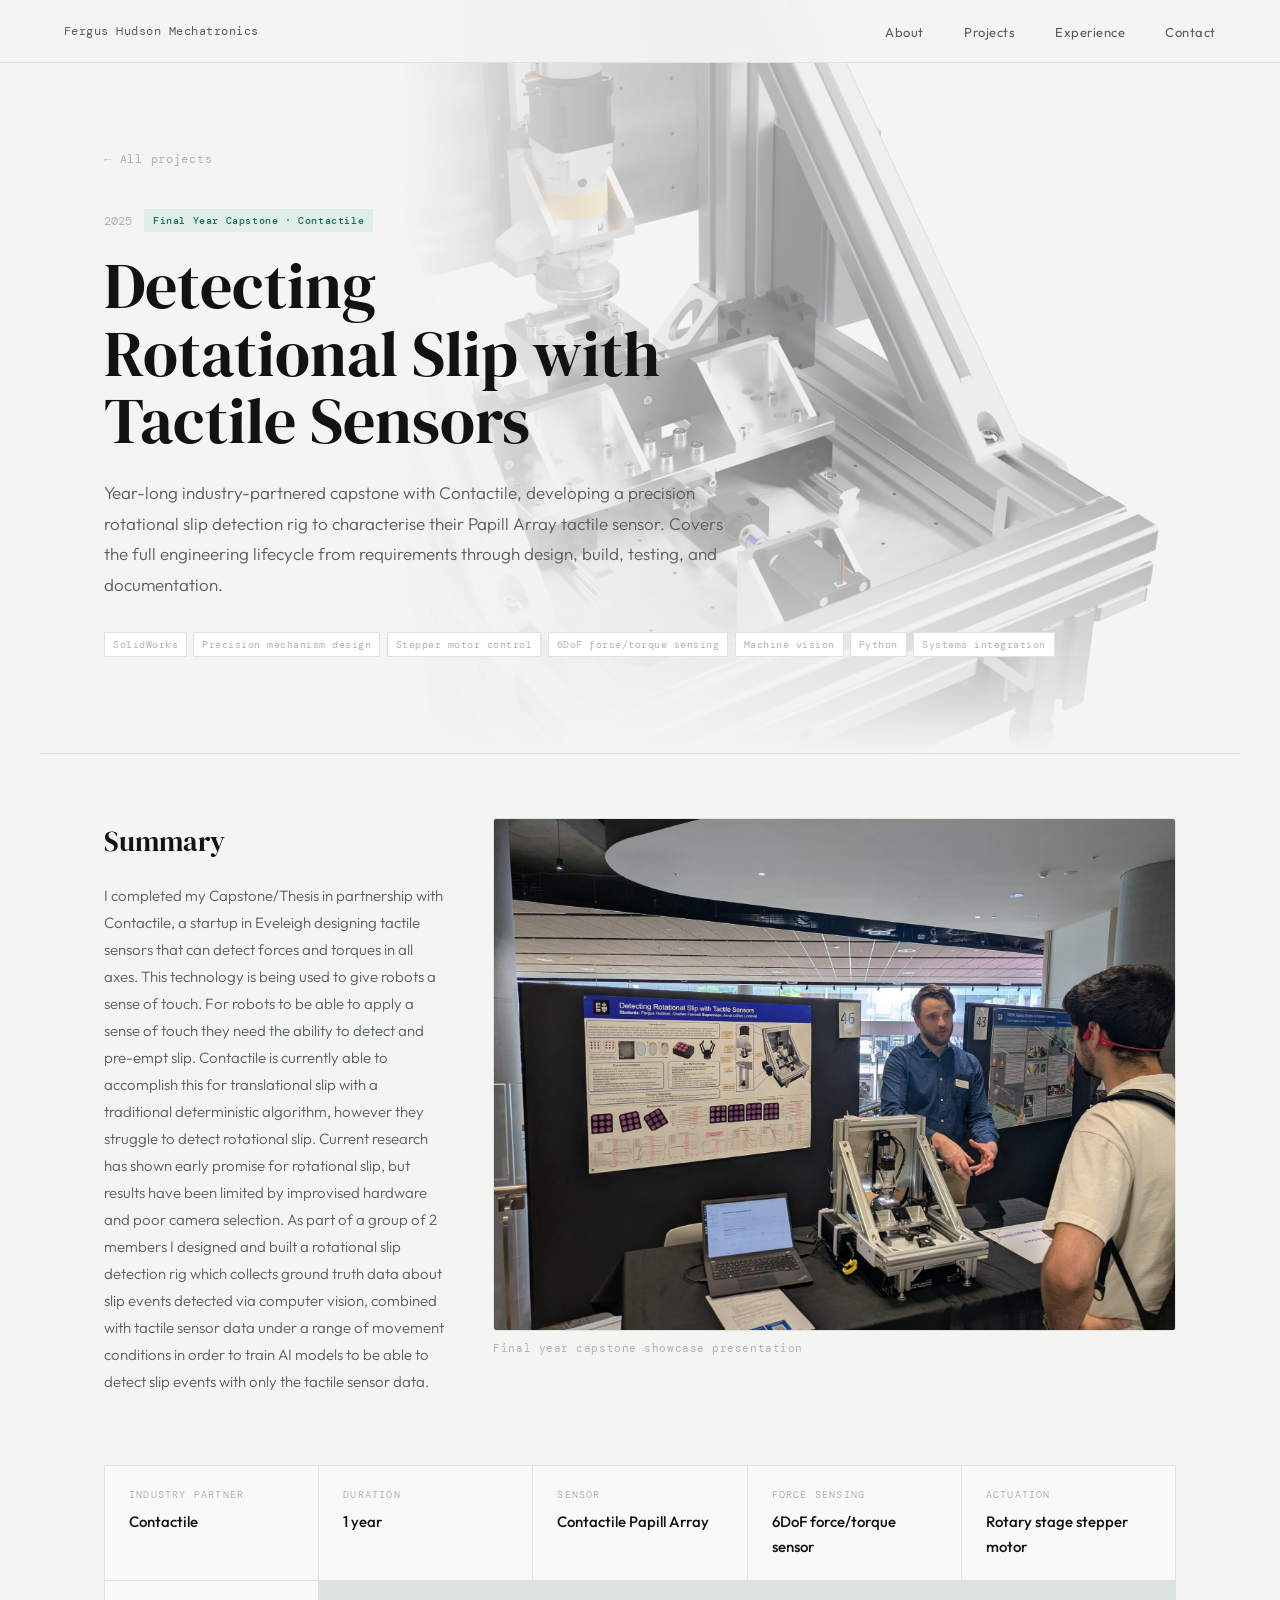
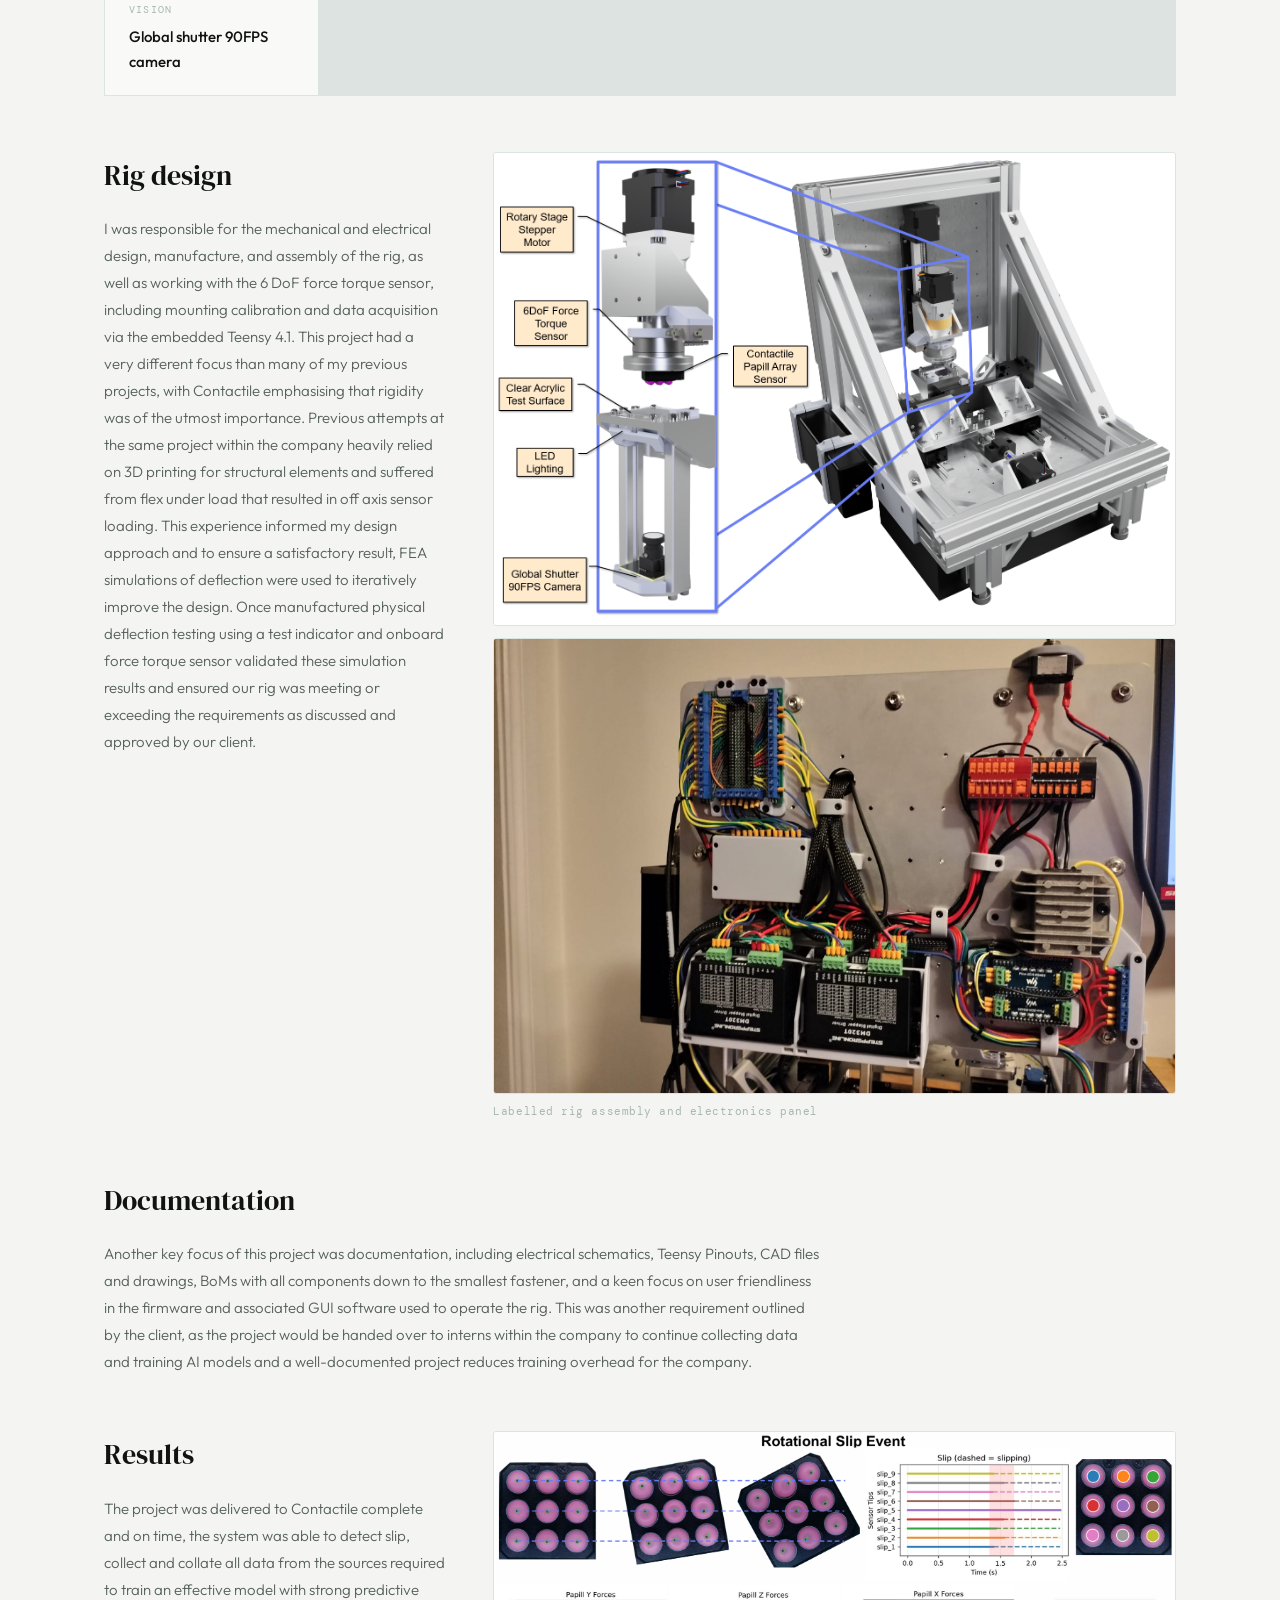
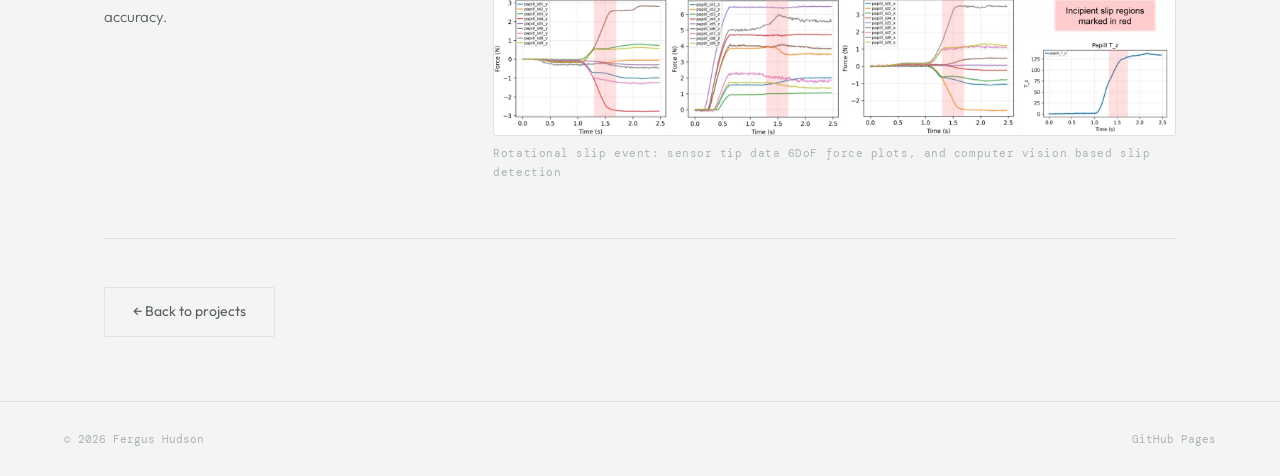
<file: project-capstone.html>
<!DOCTYPE html>
<html lang="en">
<head>
<meta charset="UTF-8">
<meta name="viewport" content="width=device-width, initial-scale=1.0">
<title>Capstone: Detecting Rotational Slip Fergus Hudson</title>
<link rel="icon" href="favicon.ico" type="image/x-icon">
<link rel="preconnect" href="https://fonts.googleapis.com">
<link rel="preconnect" href="https://fonts.gstatic.com" crossorigin>
<link href="https://fonts.googleapis.com/css2?family=DM+Serif+Display:ital@0;1&family=DM+Mono:wght@400;500&family=Outfit:wght@300;400;500&display=swap" rel="stylesheet">
<link rel="stylesheet" href="style.css">
<style>
  .project-hero {
    position: relative;
    overflow: hidden;
  }

  .project-hero-bg {
    position: absolute;
    inset: 0;
    background-image: url('heroshotrenderwithnolabels.png');
    background-size: cover;
    background-position: right center;
    z-index: 0;
  }

  .project-hero-bg::after {
    content: '';
    position: absolute;
    inset: 0;
    background: linear-gradient(
      to right,
      #f4f5f3 30%,
      rgba(244, 245, 243, 0.65) 50%,
      rgba(244, 245, 243, 0.05) 100%
    );
  }

  .project-hero-bg::before {
    content: '';
    position: absolute;
    inset: 0;
    background: linear-gradient(
      to bottom,
      transparent 60%,
      #f4f5f3 100%
    );
    z-index: 1;
  }

  .project-hero > *:not(.project-hero-bg) {
    position: relative;
    z-index: 2;
  }

  .project-hero-tags .project-tag {
    background: #ffffff;
    border-color: var(--border);
  }

  .content-row {
    display: grid;
    grid-template-columns: 1fr 2fr;
    gap: 3rem;
    align-items: start;
    margin-bottom: 3.5rem;
  }

  .content-row .project-section {
    margin-bottom: 0;
  }

  .row-media img {
    width: 100%;
    border-radius: 3px;
    border: 1px solid var(--border);
    display: block;
  }

  .stacked-imgs {
    display: flex;
    flex-direction: column;
    gap: 0.75rem;
  }

  .row-caption {
    font-family: var(--mono);
    font-size: 11px;
    color: var(--ink-faint);
    letter-spacing: 0.05em;
    margin-top: 0.5rem;
  }

  @media (max-width: 760px) {
    .content-row {
      grid-template-columns: 1fr;
      gap: 1.5rem;
    }
    .project-hero-bg::after {
      background: linear-gradient(
        to bottom,
        rgba(244, 245, 243, 0.3) 0%,
        #f4f5f3 70%
      );
    }
  }
</style>
</head>
<body>

<nav>
  <a href="index.html" class="nav-logo">Fergus Hudson Mechatronics</a>
  <ul class="nav-links">
    <li><a href="index.html#about">About</a></li>
    <li><a href="index.html#projects">Projects</a></li>
    <li><a href="index.html#experience">Experience</a></li>
    <li><a href="index.html#contact">Contact</a></li>
  </ul>
</nav>

<div class="project-hero">
  <div class="project-hero-bg"></div>
  <a href="index.html#projects" class="back-link">← All projects</a>
  <div class="project-hero-meta">
    <span class="project-hero-year">2025</span>
    <span class="project-hero-tag">Final Year Capstone · Contactile</span>
  </div>
  <h1>Detecting Rotational Slip with Tactile Sensors</h1>
  <p class="project-hero-summary">Year-long industry-partnered capstone with Contactile, developing a precision rotational slip detection rig to characterise their Papill Array tactile sensor. Covers the full engineering lifecycle from requirements through design, build, testing, and documentation.</p>
  <div class="project-hero-tags">
    <span class="project-tag">SolidWorks</span>
    <span class="project-tag">Precision mechanism design</span>
    <span class="project-tag">Stepper motor control</span>
    <span class="project-tag">6DoF force/torque sensing</span>
    <span class="project-tag">Machine vision</span>
    <span class="project-tag">Python</span>
    <span class="project-tag">Systems integration</span>
  </div>
</div>

<div class="project-body">

  <!-- Summary -->
  <div class="content-row reveal">
    <div class="project-section">
      <h2>Summary</h2>
      <p>I completed my Capstone/Thesis in partnership with Contactile, a startup in Eveleigh designing tactile sensors that can detect forces and torques in all axes. This technology is being used to give robots a sense of touch. For robots to be able to apply a sense of touch they need the ability to detect and pre-empt slip. Contactile is currently able to accomplish this for translational slip with a traditional deterministic algorithm, however they struggle to detect rotational slip. Current research has shown early promise for rotational slip, but results have been limited by improvised hardware and poor camera selection. As part of a group of 2 members I designed and built a rotational slip detection rig which collects ground truth data about slip events detected via computer vision, combined with tactile sensor data under a range of movement conditions in order to train AI models to be able to detect slip events with only the tactile sensor data.</p>
    </div>
    <div class="row-media">
      <img src="capstoneshowcase.jpeg" alt="Capstone project showcase presentation">
      <p class="row-caption">Final year capstone showcase presentation</p>
    </div>
  </div>

  <!-- Specs -->
  <div class="specs-grid reveal" style="margin-bottom: 3.5rem;">
    <div class="spec-item"><div class="spec-label">Industry partner</div><div class="spec-value">Contactile</div></div>
    <div class="spec-item"><div class="spec-label">Duration</div><div class="spec-value">1 year</div></div>
    <div class="spec-item"><div class="spec-label">Sensor</div><div class="spec-value">Contactile Papill Array</div></div>
    <div class="spec-item"><div class="spec-label">Force sensing</div><div class="spec-value">6DoF force/torque sensor</div></div>
    <div class="spec-item"><div class="spec-label">Actuation</div><div class="spec-value">Rotary stage stepper motor</div></div>
    <div class="spec-item"><div class="spec-label">Vision</div><div class="spec-value">Global shutter 90FPS camera</div></div>
  </div>

  <!-- Rig Design -->
  <div class="content-row reveal">
    <div class="project-section">
      <h2>Rig design</h2>
      <p>I was responsible for the mechanical and electrical design, manufacture, and assembly of the rig, as well as working with the 6 DoF force torque sensor, including mounting calibration and data acquisition via the embedded Teensy 4.1. This project had a very different focus than many of my previous projects, with Contactile emphasising that rigidity was of the utmost importance. Previous attempts at the same project within the company heavily relied on 3D printing for structural elements and suffered from flex under load that resulted in off axis sensor loading. This experience informed my design approach and to ensure a satisfactory result, FEA simulations of deflection were used to iteratively improve the design. Once manufactured physical deflection testing using a test indicator and onboard force torque sensor validated these simulation results and ensured our rig was meeting or exceeding the requirements as discussed and approved by our client.</p>
    </div>
    <div class="row-media">
      <div class="stacked-imgs">
        <img src="renderdiagramcapstone.png" alt="Labelled CAD render of the rotational slip detection rig">
        <img src="wiringcapstone.jpeg" alt="Electronics and wiring panel">
      </div>
      <p class="row-caption">Labelled rig assembly and electronics panel</p>
    </div>
  </div>

  <!-- Documentation -->
  <div class="project-section reveal">
    <h2>Documentation</h2>
    <p>Another key focus of this project was documentation, including electrical schematics, Teensy Pinouts, CAD files and drawings, BoMs with all components down to the smallest fastener, and a keen focus on user friendliness in the firmware and associated GUI software used to operate the rig. This was another requirement outlined by the client, as the project would be handed over to interns within the company to continue collecting data and training AI models and a well-documented project reduces training overhead for the company. </p>
  </div>

  <!-- Results -->
  <div class="content-row reveal">
    <div class="project-section">
      <h2>Results</h2>
      <p>The project was delivered to Contactile complete and on time, the system was able to detect slip, collect and collate all data from the sources required to train an effective model with strong predictive accuracy.</p>
    </div>
    <div class="row-media">
      <img src="capstoneSlipResults.png" alt="Rotational slip event sensor data and force plots">
      <p class="row-caption">Rotational slip event: sensor tip data 6DoF force plots, and computer vision based slip detection</p>
    </div>
  </div>

  <hr class="divider">
  <a href="index.html#projects" class="btn-secondary">← Back to projects</a>

</div>

<footer>
  <p>© 2026 Fergus Hudson</p>
  <p>GitHub Pages</p>
</footer>

<script>
  const reveals = document.querySelectorAll('.reveal');
  const observer = new IntersectionObserver((entries) => {
    entries.forEach(entry => {
      if (entry.isIntersecting) { entry.target.classList.add('visible'); observer.unobserve(entry.target); }
    });
  }, { threshold: 0.08 });
  reveals.forEach(el => observer.observe(el));
</script>
</body>
</html>
</file>
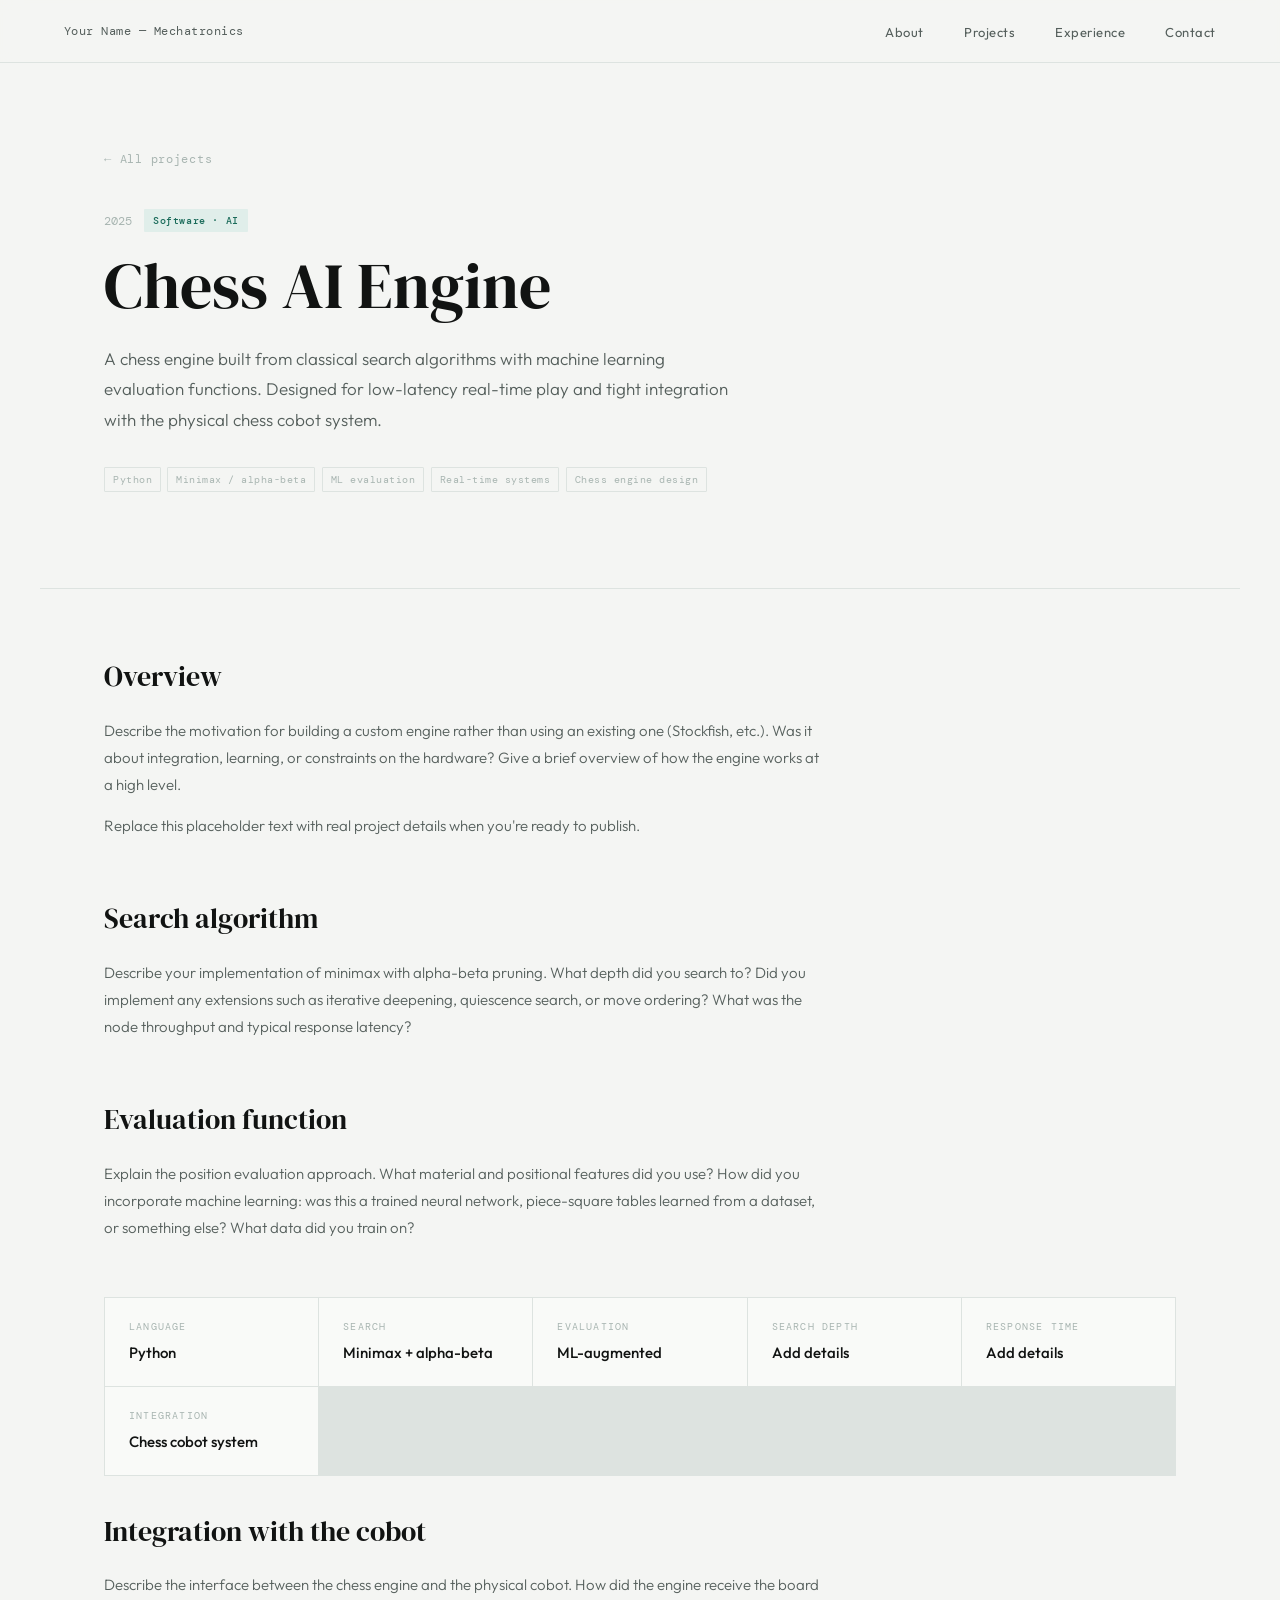
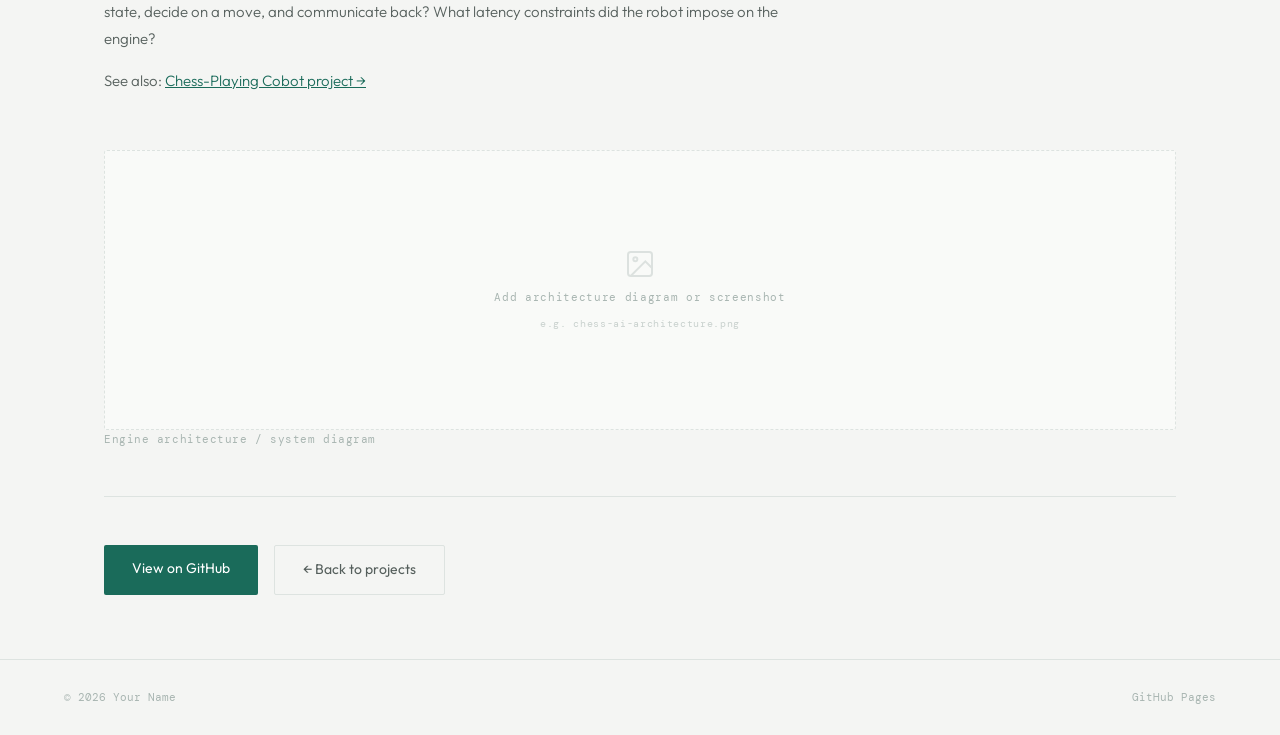
<file: project-chess-ai.html>
<!DOCTYPE html>
<html lang="en">
<head>
<meta charset="UTF-8">
<meta name="viewport" content="width=device-width, initial-scale=1.0">
<title>Chess AI Engine — Your Name</title>
<link rel="preconnect" href="https://fonts.googleapis.com">
<link rel="preconnect" href="https://fonts.gstatic.com" crossorigin>
<link href="https://fonts.googleapis.com/css2?family=DM+Serif+Display:ital@0;1&family=DM+Mono:wght@400;500&family=Outfit:wght@300;400;500&display=swap" rel="stylesheet">
<link rel="stylesheet" href="style.css">
</head>
<body>

<nav>
  <a href="index.html" class="nav-logo">Your Name — Mechatronics</a>
  <ul class="nav-links">
    <li><a href="index.html#about">About</a></li>
    <li><a href="index.html#projects">Projects</a></li>
    <li><a href="index.html#experience">Experience</a></li>
    <li><a href="index.html#contact">Contact</a></li>
  </ul>
</nav>

<div class="project-hero">
  <a href="index.html#projects" class="back-link">← All projects</a>
  <div class="project-hero-meta">
    <span class="project-hero-year">2025</span>
    <span class="project-hero-tag">Software · AI</span>
  </div>
  <h1>Chess AI Engine</h1>
  <p class="project-hero-summary">A chess engine built from classical search algorithms with machine learning evaluation functions. Designed for low-latency real-time play and tight integration with the physical chess cobot system.</p>
  <div class="project-hero-tags">
    <span class="project-tag">Python</span>
    <span class="project-tag">Minimax / alpha-beta</span>
    <span class="project-tag">ML evaluation</span>
    <span class="project-tag">Real-time systems</span>
    <span class="project-tag">Chess engine design</span>
  </div>
</div>

<div class="project-body">

  <div class="project-section reveal">
    <h2>Overview</h2>
    <p>Describe the motivation for building a custom engine rather than using an existing one (Stockfish, etc.). Was it about integration, learning, or constraints on the hardware? Give a brief overview of how the engine works at a high level.</p>
    <p>Replace this placeholder text with real project details when you're ready to publish.</p>
  </div>

  <div class="project-section reveal">
    <h2>Search algorithm</h2>
    <p>Describe your implementation of minimax with alpha-beta pruning. What depth did you search to? Did you implement any extensions such as iterative deepening, quiescence search, or move ordering? What was the node throughput and typical response latency?</p>
  </div>

  <div class="project-section reveal">
    <h2>Evaluation function</h2>
    <p>Explain the position evaluation approach. What material and positional features did you use? How did you incorporate machine learning: was this a trained neural network, piece-square tables learned from a dataset, or something else? What data did you train on?</p>
  </div>

  <div class="specs-grid reveal">
    <div class="spec-item"><div class="spec-label">Language</div><div class="spec-value">Python</div></div>
    <div class="spec-item"><div class="spec-label">Search</div><div class="spec-value">Minimax + alpha-beta</div></div>
    <div class="spec-item"><div class="spec-label">Evaluation</div><div class="spec-value">ML-augmented</div></div>
    <div class="spec-item"><div class="spec-label">Search depth</div><div class="spec-value">Add details</div></div>
    <div class="spec-item"><div class="spec-label">Response time</div><div class="spec-value">Add details</div></div>
    <div class="spec-item"><div class="spec-label">Integration</div><div class="spec-value">Chess cobot system</div></div>
  </div>

  <div class="project-section reveal">
    <h2>Integration with the cobot</h2>
    <p>Describe the interface between the chess engine and the physical cobot. How did the engine receive the board state, decide on a move, and communicate back? What latency constraints did the robot impose on the engine?</p>
    <p>See also: <a href="project-cobot.html" style="color: var(--accent);">Chess-Playing Cobot project →</a></p>
  </div>

  <div class="reveal">
    <div class="img-placeholder" style="min-height:280px;">
      <svg width="32" height="32" viewBox="0 0 24 24" fill="none" stroke="currentColor" stroke-width="1.5"><rect x="3" y="3" width="18" height="18" rx="2"/><circle cx="8.5" cy="8.5" r="1.5"/><path d="M21 15l-5-5L5 21"/></svg>
      Add architecture diagram or screenshot<br><span style="font-size:10px; opacity:0.6;">e.g. chess-ai-architecture.png</span>
    </div>
    <p class="img-caption">Engine architecture / system diagram</p>
  </div>

  <hr class="divider">
  <div style="display:flex; gap:1rem; flex-wrap:wrap;">
    <a href="https://github.com/yourusername" target="_blank" class="btn-primary">View on GitHub</a>
    <a href="index.html#projects" class="btn-secondary">← Back to projects</a>
  </div>

</div>

<footer>
  <p>© 2026 Your Name</p>
  <p>GitHub Pages</p>
</footer>

<script>
  const reveals = document.querySelectorAll('.reveal');
  const observer = new IntersectionObserver((entries) => {
    entries.forEach(entry => {
      if (entry.isIntersecting) { entry.target.classList.add('visible'); observer.unobserve(entry.target); }
    });
  }, { threshold: 0.08 });
  reveals.forEach(el => observer.observe(el));
</script>
</body>
</html>
</file>
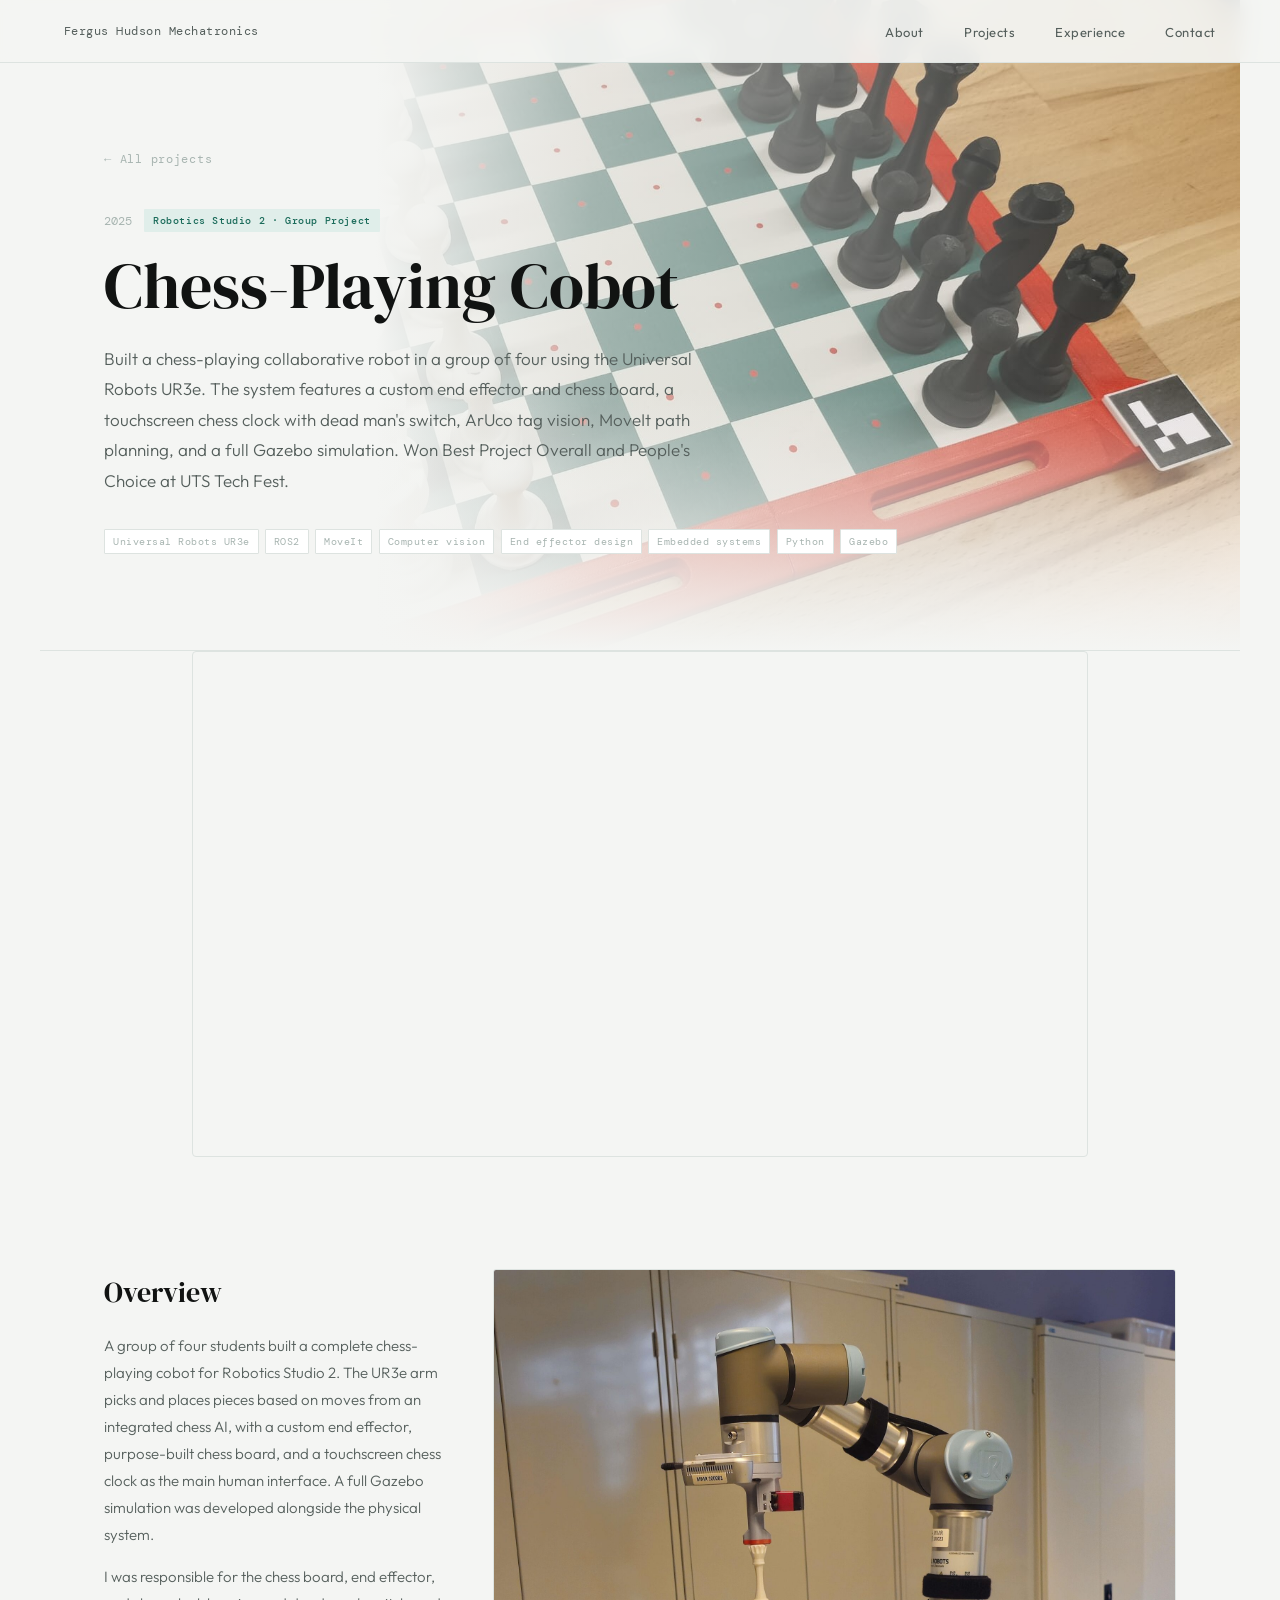
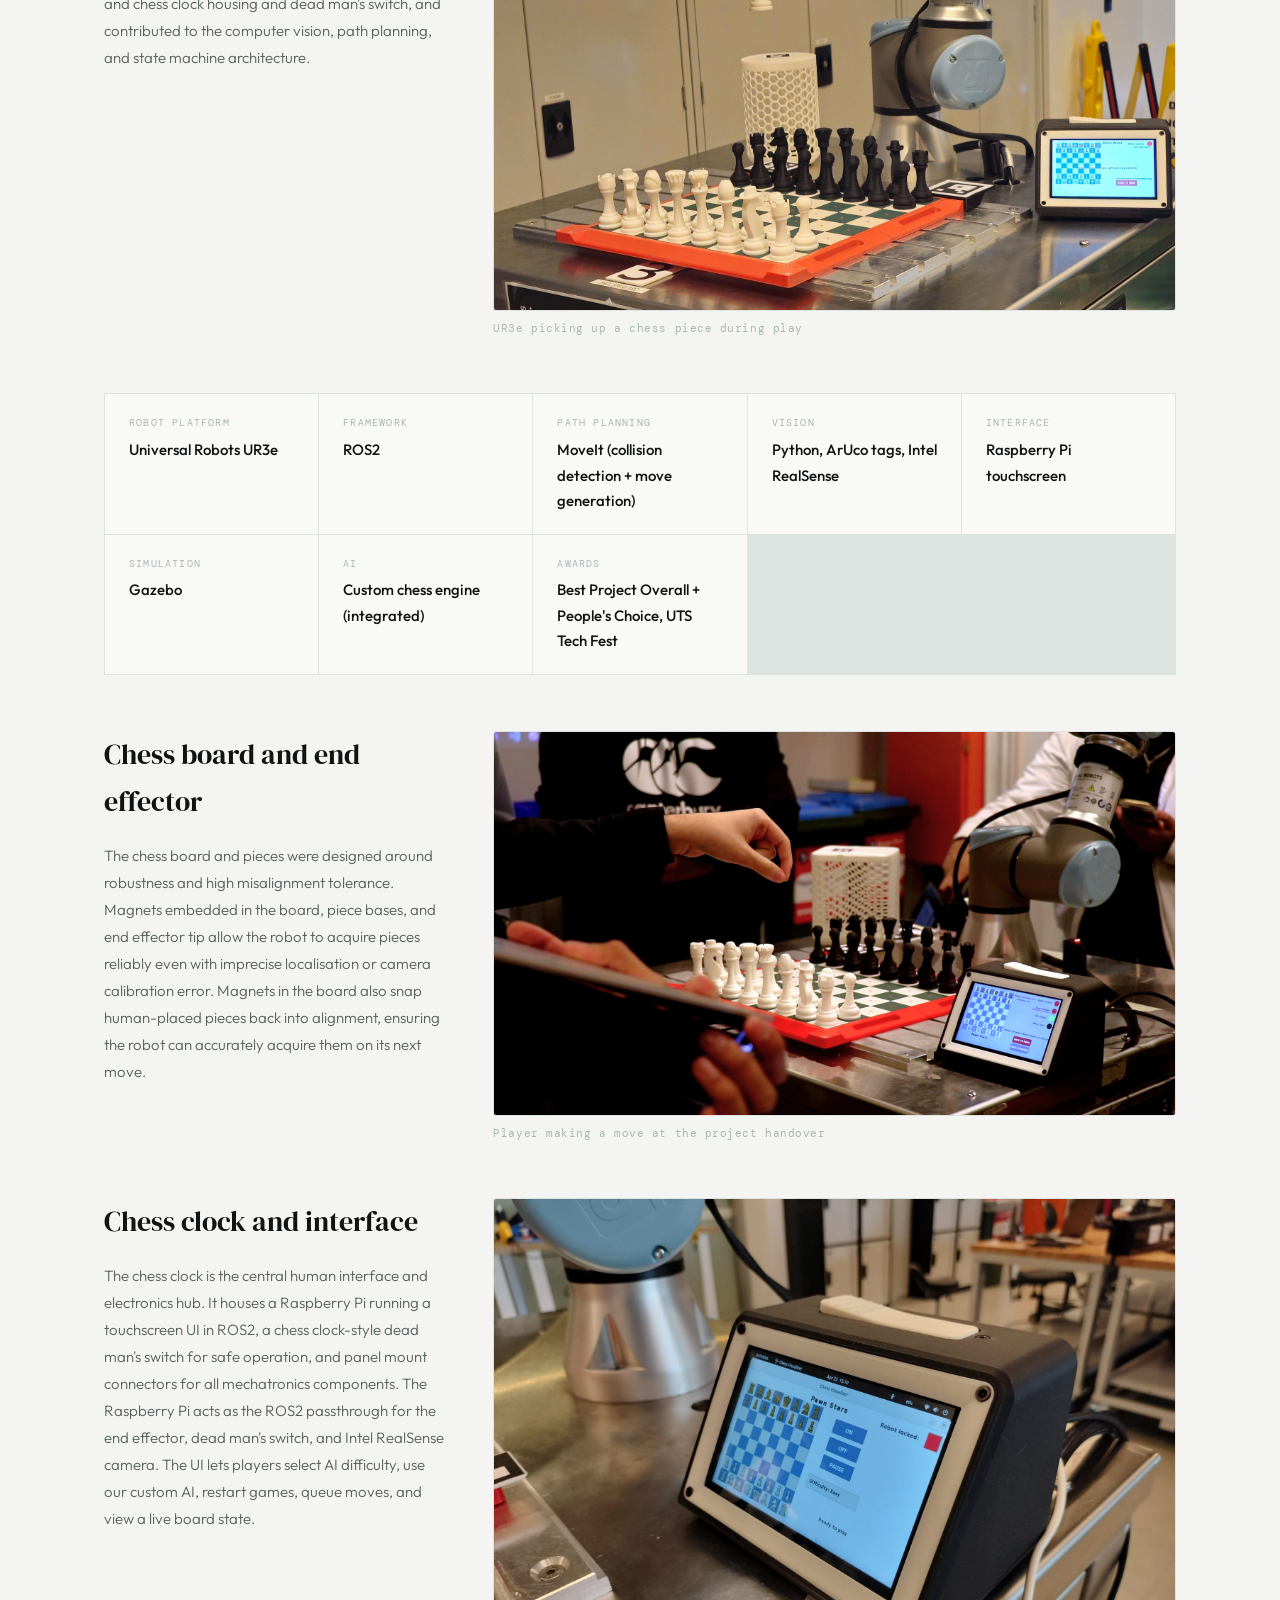
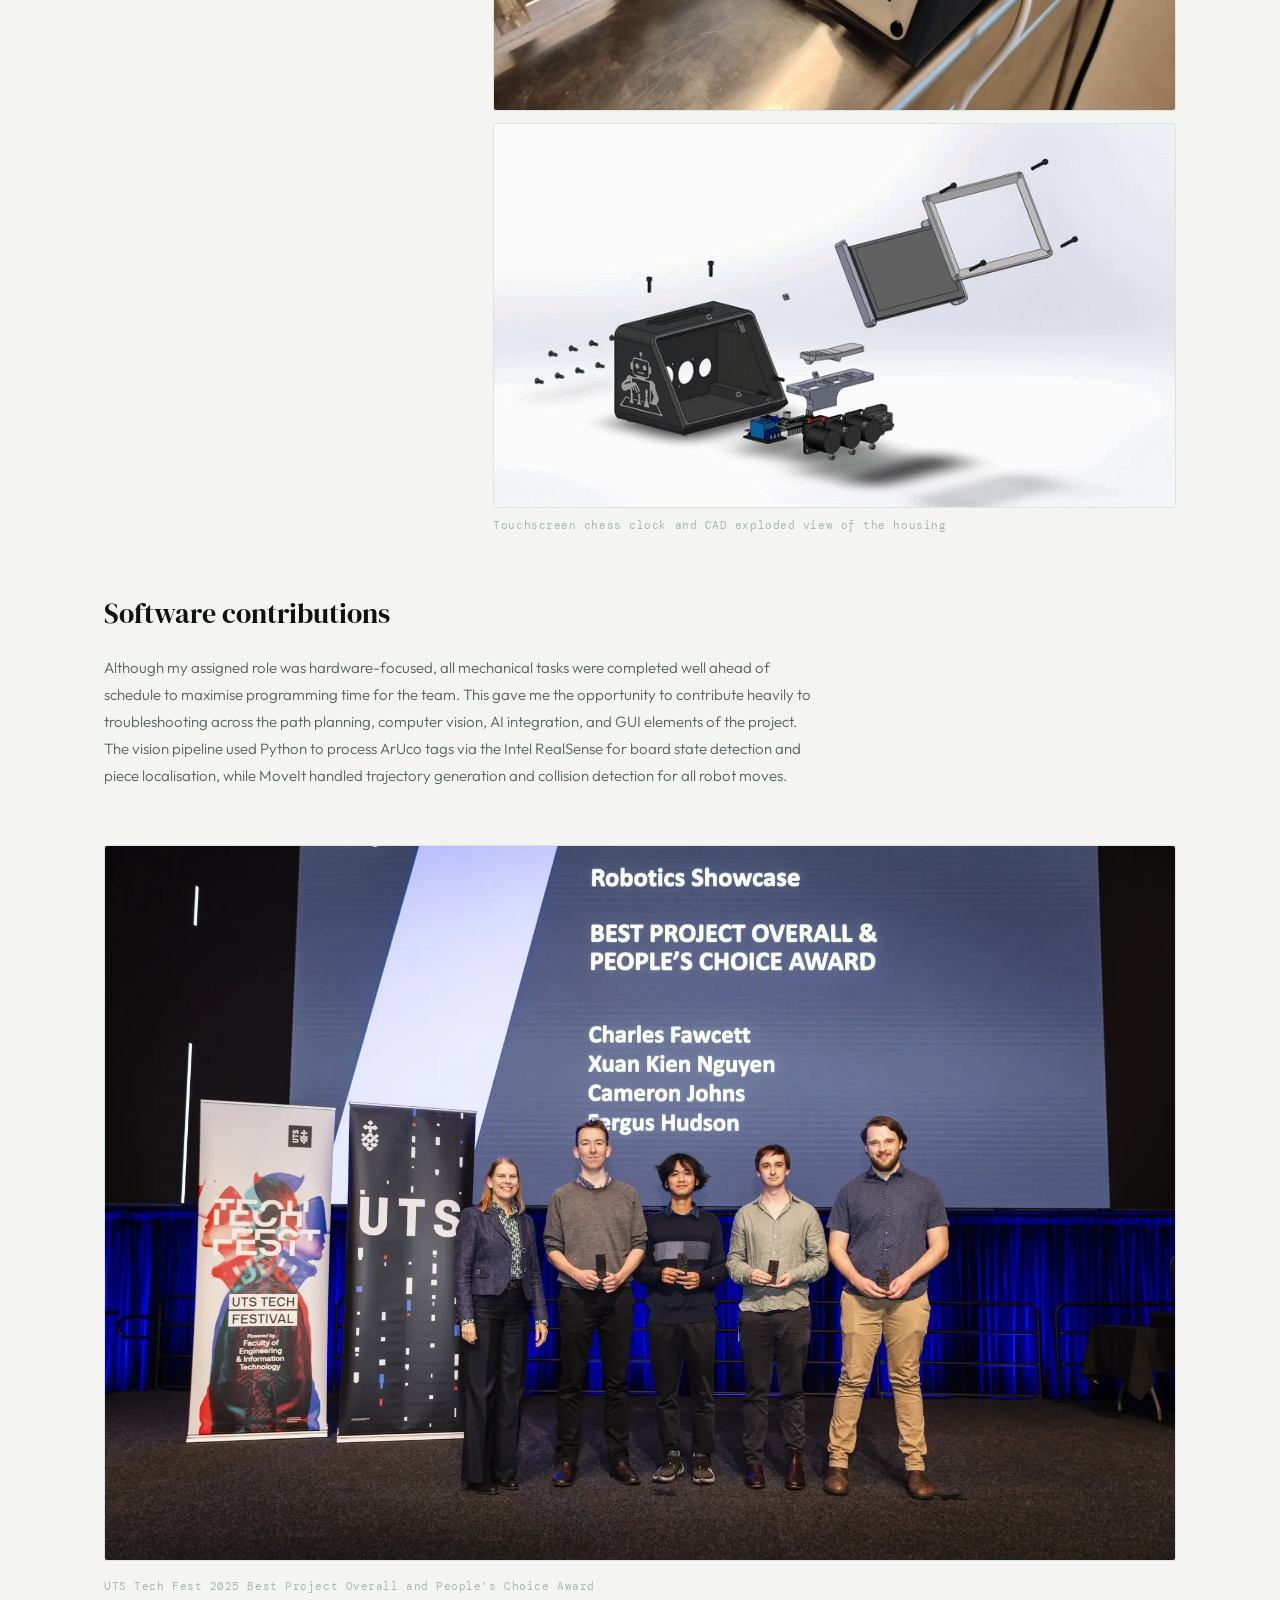
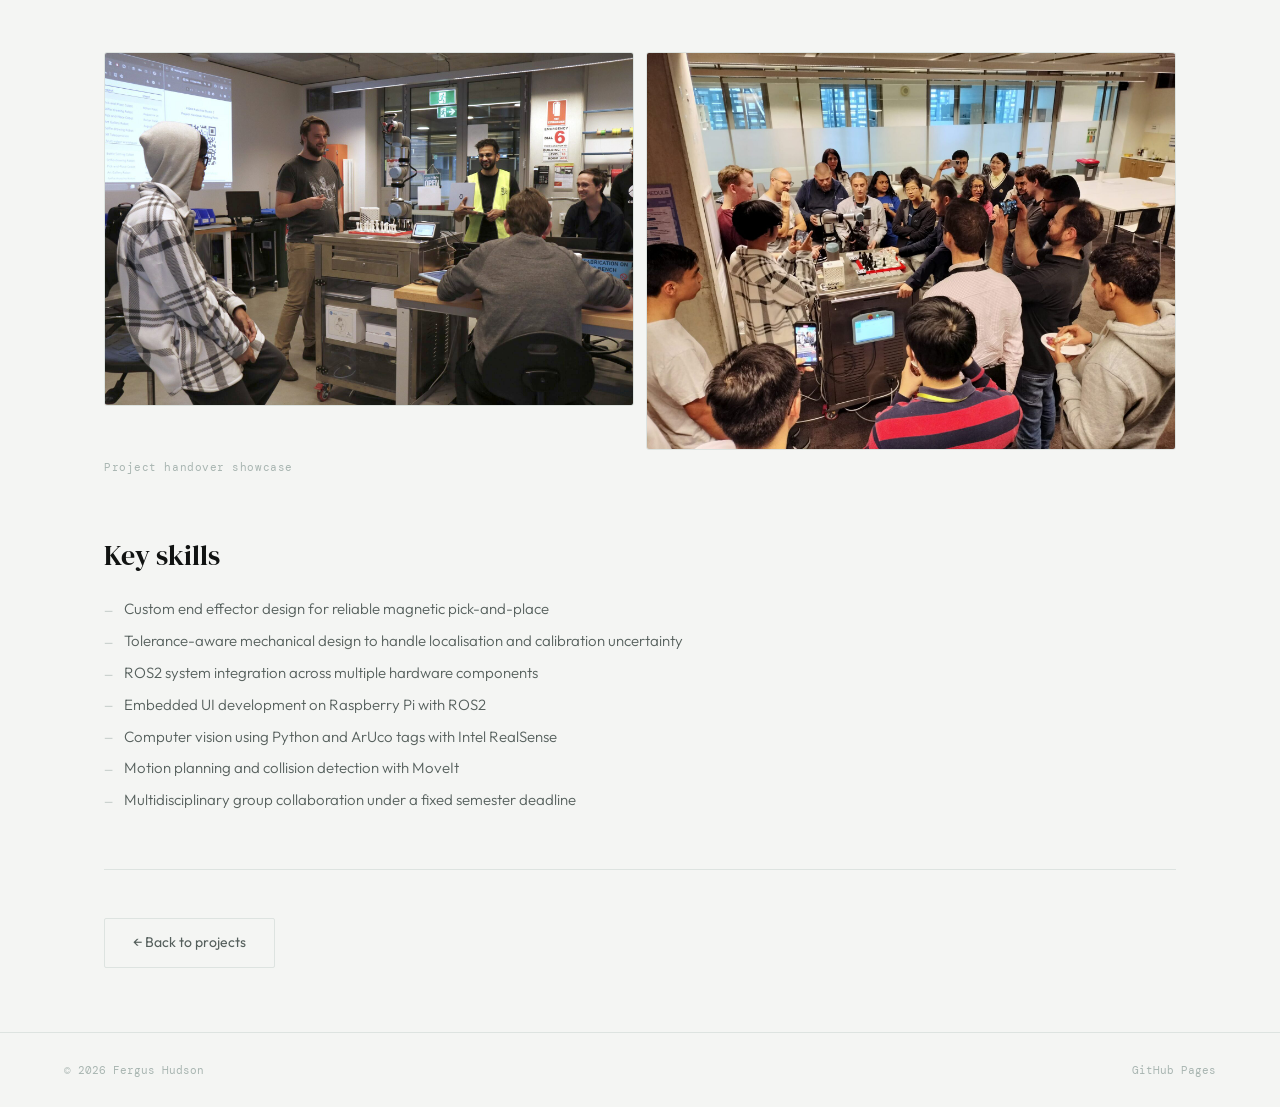
<file: project-cobot.html>
<!DOCTYPE html>
<html lang="en">
<head>
<meta charset="UTF-8">
<meta name="viewport" content="width=device-width, initial-scale=1.0">
<title>Chess-Playing Cobot Fergus Hudson</title>
<link rel="icon" href="favicon.ico" type="image/x-icon">
<link rel="preconnect" href="https://fonts.googleapis.com">
<link rel="preconnect" href="https://fonts.gstatic.com" crossorigin>
<link href="https://fonts.googleapis.com/css2?family=DM+Serif+Display:ital@0;1&family=DM+Mono:wght@400;500&family=Outfit:wght@300;400;500&display=swap" rel="stylesheet">
<link rel="stylesheet" href="style.css">
<style>
  .project-hero {
    position: relative;
    overflow: hidden;
  }

  .project-hero-bg {
    position: absolute;
    inset: 0;
    background-image: url('WhatsApp Image 2026-04-14 at 1.13.49 AM.jpeg');
    background-size: cover;
    background-position: center center;
    z-index: 0;
  }

  .project-hero-bg::after {
    content: '';
    position: absolute;
    inset: 0;
    background: linear-gradient(
      to right,
      #f4f5f3 28%,
      rgba(244, 245, 243, 0.60) 46%,
      rgba(244, 245, 243, 0.08) 100%
    );
  }

  .project-hero-bg::before {
    content: '';
    position: absolute;
    inset: 0;
    background: linear-gradient(
      to bottom,
      transparent 60%,
      #f4f5f3 100%
    );
    z-index: 1;
  }

  .project-hero > *:not(.project-hero-bg) {
    position: relative;
    z-index: 2;
  }

  .project-hero-tags .project-tag {
    background: #ffffff;
    border-color: var(--border);
  }

  .content-row {
    display: grid;
    grid-template-columns: 1fr 2fr;
    gap: 3rem;
    align-items: start;
    margin-bottom: 3.5rem;
  }

  .content-row .project-section {
    margin-bottom: 0;
  }

  .row-media img,
  .row-media .img-placeholder {
    width: 100%;
    border-radius: 3px;
    border: 1px solid var(--border);
    display: block;
  }

  .stacked-imgs {
    display: flex;
    flex-direction: column;
    gap: 0.75rem;
  }

  .img-grid-2-local {
    display: grid;
    grid-template-columns: 1fr 1fr;
    gap: 0.75rem;
  }

  .img-grid-2-local img,
  .img-grid-2-local .img-placeholder {
    width: 100%;
    border-radius: 3px;
    border: 1px solid var(--border);
    display: block;
  }

  .row-caption {
    font-family: var(--mono);
    font-size: 11px;
    color: var(--ink-faint);
    letter-spacing: 0.05em;
    margin-top: 0.5rem;
  }

  .hero-video-wrap {
    width: 100%;
    max-width: 960px;
    margin: 0 auto 3rem;
    padding: 0 var(--page-pad, 2rem);
  }

  .hero-video-wrap .video-ratio {
    position: relative;
    width: 100%;
    padding-bottom: 56.25%;
    border-radius: 4px;
    overflow: hidden;
    border: 1px solid var(--border);
  }

  .hero-video-wrap .video-ratio iframe {
    position: absolute;
    inset: 0;
    width: 100%;
    height: 100%;
    border: none;
  }

  @media (max-width: 760px) {
    .content-row {
      grid-template-columns: 1fr;
      gap: 1.5rem;
    }
    .img-grid-2-local {
      grid-template-columns: 1fr 1fr;
    }
  }
</style>
</head>
<body>

<nav>
  <a href="index.html" class="nav-logo">Fergus Hudson Mechatronics</a>
  <ul class="nav-links">
    <li><a href="index.html#about">About</a></li>
    <li><a href="index.html#projects">Projects</a></li>
    <li><a href="index.html#experience">Experience</a></li>
    <li><a href="index.html#contact">Contact</a></li>
  </ul>
</nav>

<div class="project-hero">
  <div class="project-hero-bg"></div>
  <a href="index.html#projects" class="back-link">← All projects</a>
  <div class="project-hero-meta">
    <span class="project-hero-year">2025</span>
    <span class="project-hero-tag">Robotics Studio 2 · Group Project</span>
  </div>
  <h1>Chess-Playing Cobot</h1>
  <p class="project-hero-summary">Built a chess-playing collaborative robot in a group of four using the Universal Robots UR3e. The system features a custom end effector and chess board, a touchscreen chess clock with dead man's switch, ArUco tag vision, MoveIt path planning, and a full Gazebo simulation. Won Best Project Overall and People's Choice at UTS Tech Fest.</p>
  <div class="project-hero-tags">
    <span class="project-tag">Universal Robots UR3e</span>
    <span class="project-tag">ROS2</span>
    <span class="project-tag">MoveIt</span>
    <span class="project-tag">Computer vision</span>
    <span class="project-tag">End effector design</span>
    <span class="project-tag">Embedded systems</span>
    <span class="project-tag">Python</span>
    <span class="project-tag">Gazebo</span>
  </div>
</div>

<div class="hero-video-wrap">
  <div class="video-ratio">
    <iframe src="https://www.youtube.com/embed/P-WKEhPWD0A" title="Chess-Playing Cobot" allow="accelerometer; autoplay; clipboard-write; encrypted-media; gyroscope; picture-in-picture; web-share" allowfullscreen></iframe>
  </div>
</div>

<div class="project-body">

  <!-- Overview -->
  <div class="content-row reveal">
    <div class="project-section">
      <h2>Overview</h2>
      <p>A group of four students built a complete chess-playing cobot for Robotics Studio 2. The UR3e arm picks and places pieces based on moves from an integrated chess AI, with a custom end effector, purpose-built chess board, and a touchscreen chess clock as the main human interface. A full Gazebo simulation was developed alongside the physical system.</p>
      <p>I was responsible for the chess board, end effector, and chess clock housing and dead man's switch, and contributed to the computer vision, path planning, and state machine architecture.</p>
    </div>
    <div class="row-media">
      <img src="20250526_13093102.jpg" alt="Chess-playing cobot full system">
      <p class="row-caption">UR3e picking up a chess piece during play</p>
    </div>
  </div>

  <!-- Specs -->
  <div class="specs-grid reveal" style="margin-bottom: 3.5rem;">
    <div class="spec-item"><div class="spec-label">Robot platform</div><div class="spec-value">Universal Robots UR3e</div></div>
    <div class="spec-item"><div class="spec-label">Framework</div><div class="spec-value">ROS2</div></div>
    <div class="spec-item"><div class="spec-label">Path planning</div><div class="spec-value">MoveIt (collision detection + move generation)</div></div>
    <div class="spec-item"><div class="spec-label">Vision</div><div class="spec-value">Python, ArUco tags, Intel RealSense</div></div>
    <div class="spec-item"><div class="spec-label">Interface</div><div class="spec-value">Raspberry Pi touchscreen</div></div>
    <div class="spec-item"><div class="spec-label">Simulation</div><div class="spec-value">Gazebo</div></div>
    <div class="spec-item"><div class="spec-label">AI</div><div class="spec-value">Custom chess engine (integrated)</div></div>
    <div class="spec-item"><div class="spec-label">Awards</div><div class="spec-value">Best Project Overall + People's Choice, UTS Tech Fest</div></div>
  </div>

  <!-- Chess board and end effector -->
  <div class="content-row reveal">
    <div class="project-section">
      <h2>Chess board and end effector</h2>
      <p>The chess board and pieces were designed around robustness and high misalignment tolerance. Magnets embedded in the board, piece bases, and end effector tip allow the robot to acquire pieces reliably even with imprecise localisation or camera calibration error. Magnets in the board also snap human-placed pieces back into alignment, ensuring the robot can accurately acquire them on its next move.</p>
    </div>
    <div class="row-media">
      <img src="new chess board v2.png" alt="Player making a move against the chess cobot">
      <p class="row-caption">Player making a move at the project handover</p>
    </div>
  </div>

  <!-- Chess clock -->
  <div class="content-row reveal">
    <div class="project-section">
      <h2>Chess clock and interface</h2>
      <p>The chess clock is the central human interface and electronics hub. It houses a Raspberry Pi running a touchscreen UI in ROS2, a chess clock-style dead man's switch for safe operation, and panel mount connectors for all mechatronics components. The Raspberry Pi acts as the ROS2 passthrough for the end effector, dead man's switch, and Intel RealSense camera. The UI lets players select AI difficulty, use our custom AI, restart games, queue moves, and view a live board state.</p>
    </div>
    <div class="row-media">
      <div class="stacked-imgs">
        <img src="WhatsApp Image 2026-04-14 at 12.59.28 AM.jpeg" alt="Chess clock touchscreen interface">
        <img src="chessclockexplodedview.gif" alt="Chess clock housing exploded CAD view">
      </div>
      <p class="row-caption">Touchscreen chess clock and CAD exploded view of the housing</p>
    </div>
  </div>

  <!-- Software contributions -->
  <div class="project-section reveal">
    <h2>Software contributions</h2>
    <p>Although my assigned role was hardware-focused, all mechanical tasks were completed well ahead of schedule to maximise programming time for the team. This gave me the opportunity to contribute heavily to troubleshooting across the path planning, computer vision, AI integration, and GUI elements of the project. The vision pipeline used Python to process ArUco tags via the Intel RealSense for board state detection and piece localisation, while MoveIt handled trajectory generation and collision detection for all robot moves.</p>
  </div>

  <!-- Tech Fest awards -->
  <div class="reveal" style="margin-bottom: 3.5rem;">
    <img src="techfest.webp" alt="UTS Tech Fest Best Project Overall and People's Choice Award ceremony" style="width:100%; border-radius:3px; border:1px solid var(--border);">
    <p class="row-caption">UTS Tech Fest 2025 Best Project Overall and People's Choice Award</p>
  </div>

  <!-- MME Connect -->
  <div class="reveal" style="margin-bottom: 3.5rem;">
    <div class="img-grid-2-local">
      <img src="Chess Robot for linked in.JPG" alt="MME Connect showcase presentation">
      <img src="WhatsApp Image 2026-04-14 at 1.00.09 AM.jpeg" alt="MME Connect showcase crowd">
    </div>
    <p class="row-caption">Project handover showcase</p>
  </div>

  <!-- Key skills -->
  <div class="project-section reveal">
    <h2>Key skills</h2>
    <ul>
      <li>Custom end effector design for reliable magnetic pick-and-place</li>
      <li>Tolerance-aware mechanical design to handle localisation and calibration uncertainty</li>
      <li>ROS2 system integration across multiple hardware components</li>
      <li>Embedded UI development on Raspberry Pi with ROS2</li>
      <li>Computer vision using Python and ArUco tags with Intel RealSense</li>
      <li>Motion planning and collision detection with MoveIt</li>
      <li>Multidisciplinary group collaboration under a fixed semester deadline</li>
    </ul>
  </div>

  <hr class="divider">
  <a href="index.html#projects" class="btn-secondary">← Back to projects</a>

</div>

<footer>
  <p>© 2026 Fergus Hudson</p>
  <p>GitHub Pages</p>
</footer>

<script>
  const reveals = document.querySelectorAll('.reveal');
  const observer = new IntersectionObserver((entries) => {
    entries.forEach(entry => {
      if (entry.isIntersecting) { entry.target.classList.add('visible'); observer.unobserve(entry.target); }
    });
  }, { threshold: 0.08 });
  reveals.forEach(el => observer.observe(el));
</script>
</body>
</html>
</file>
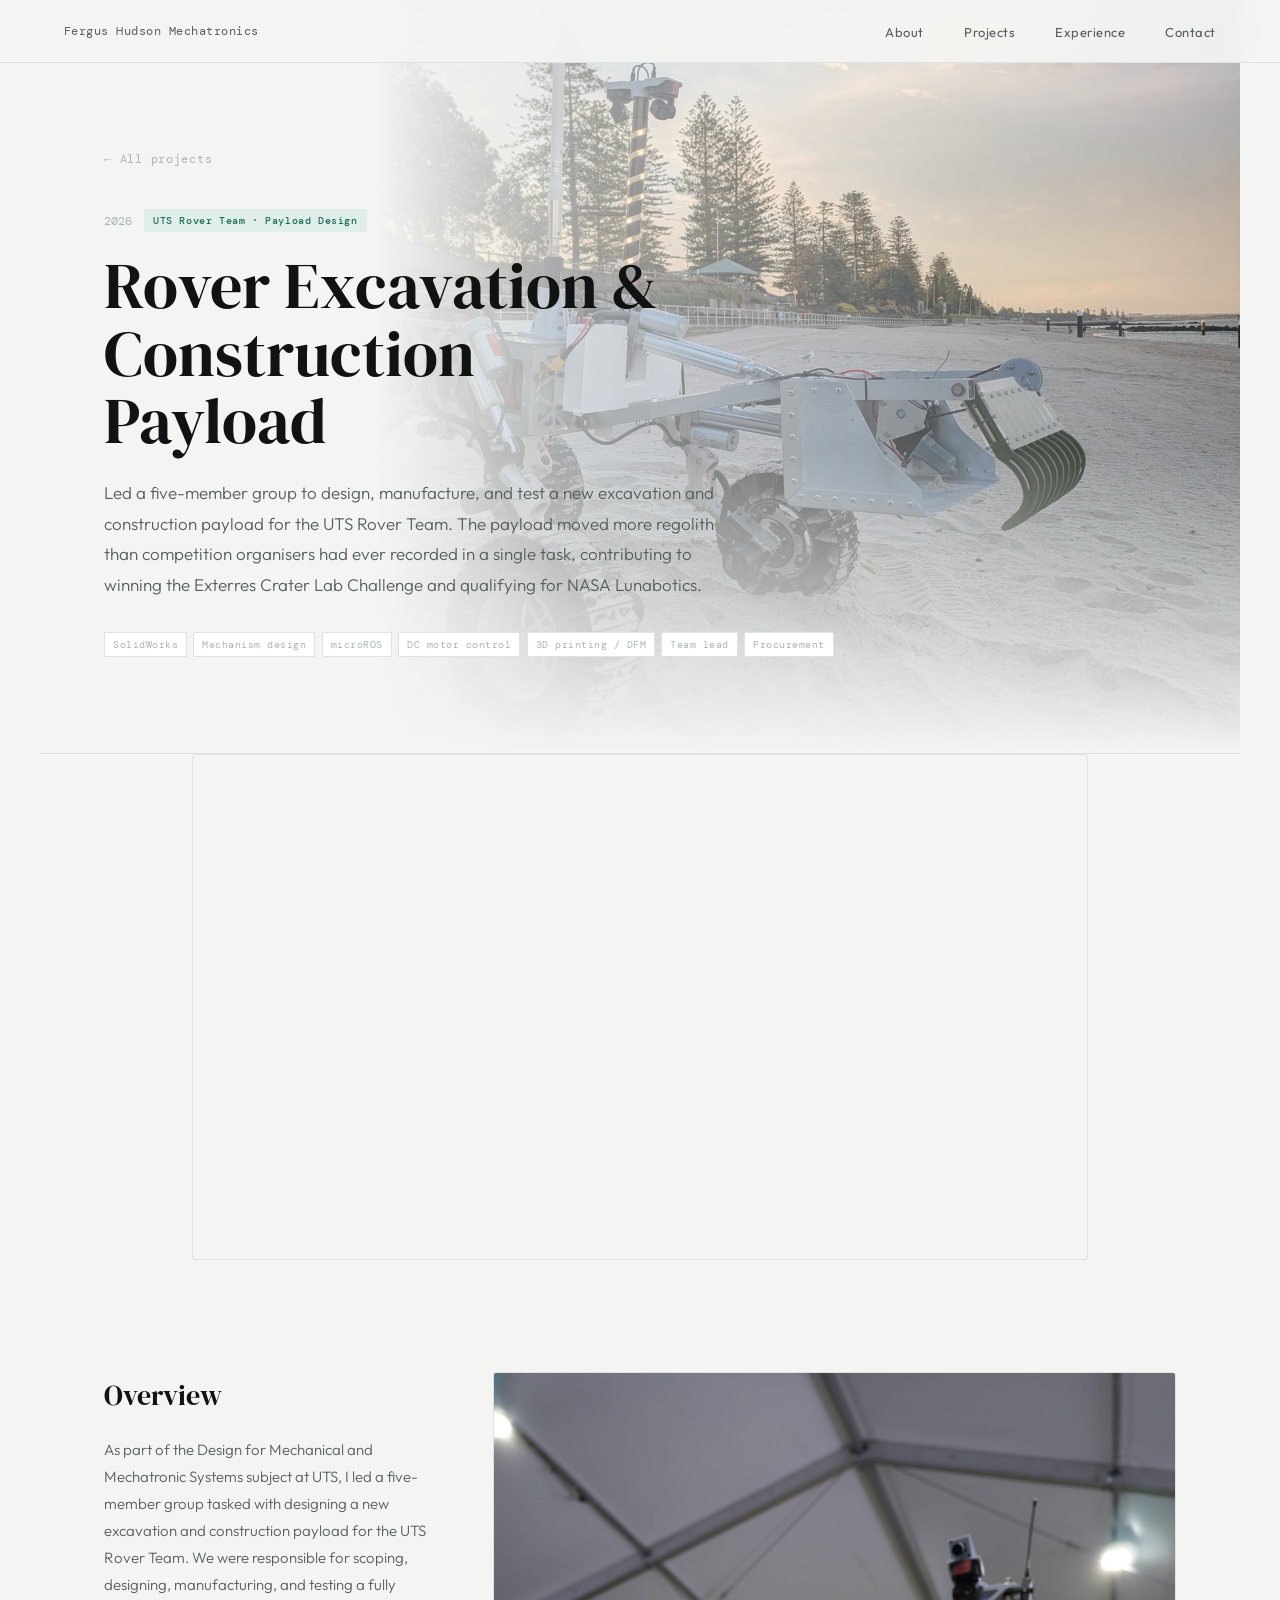
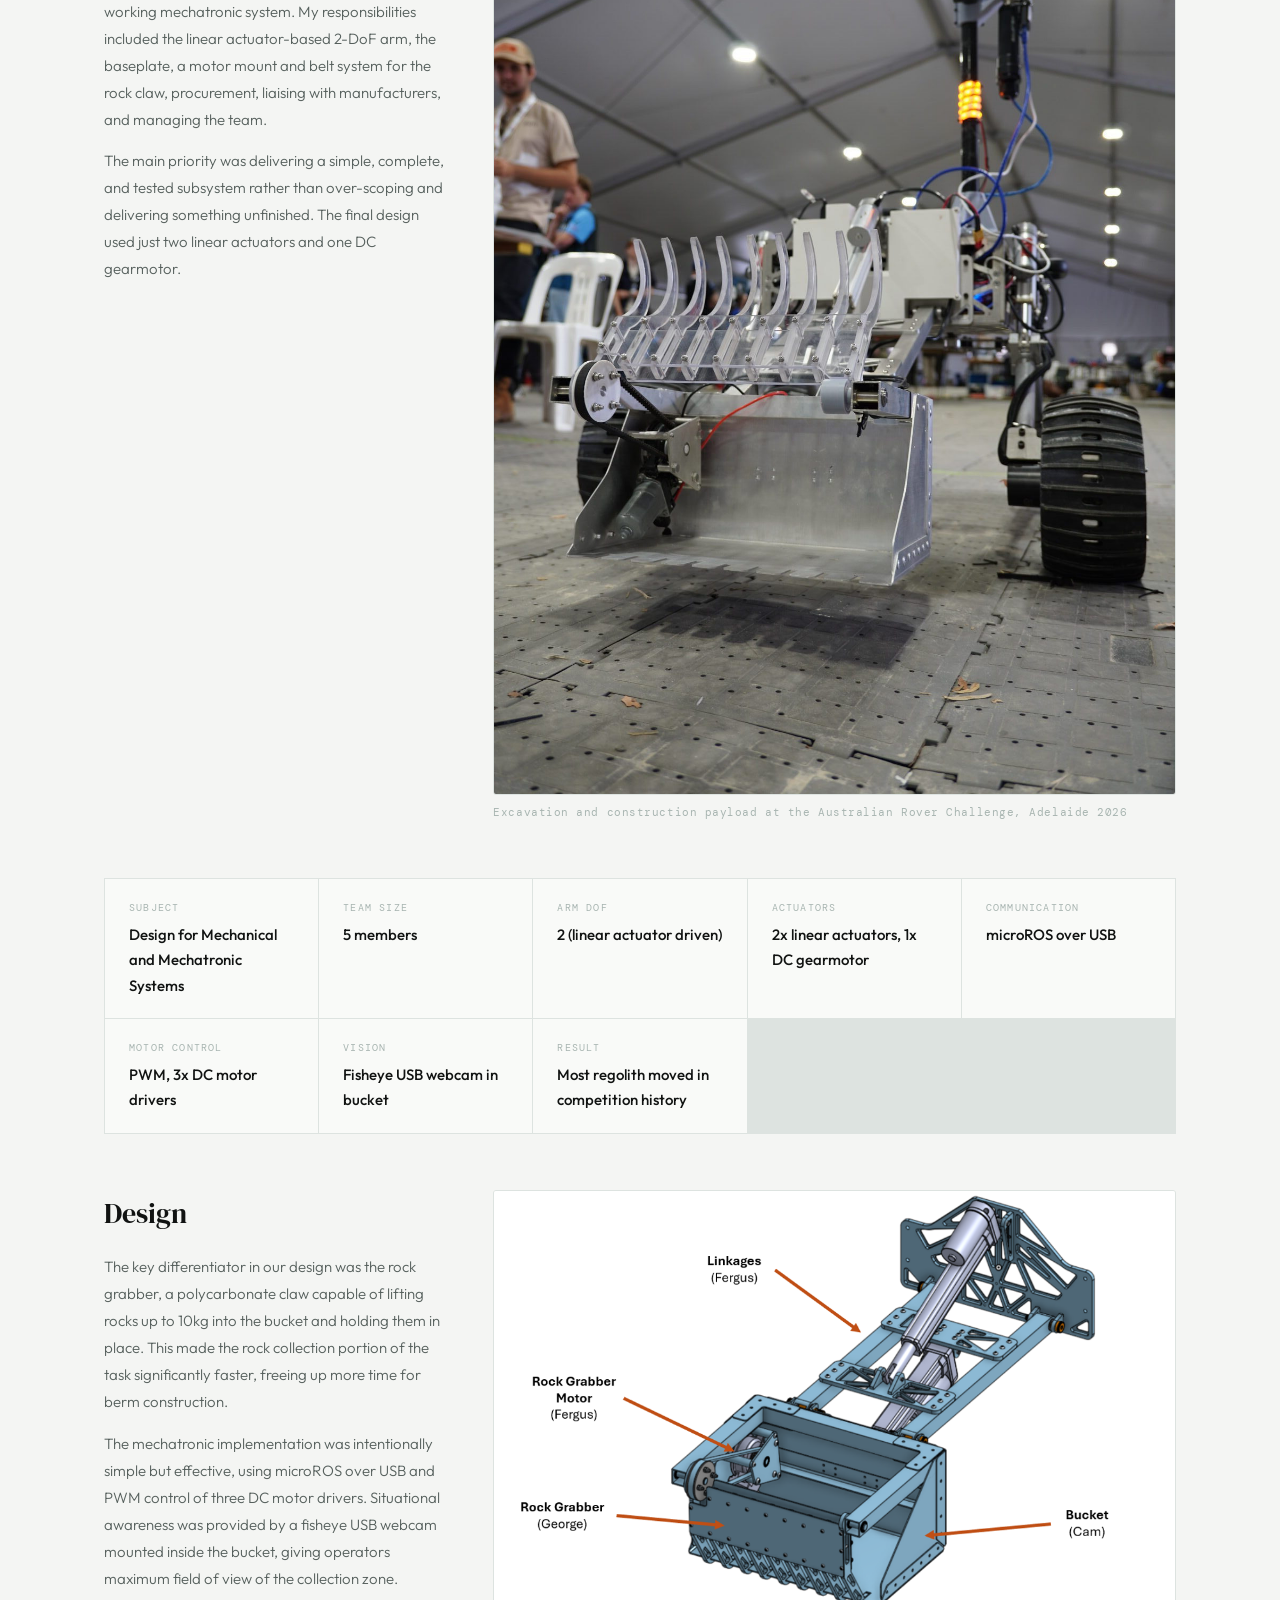
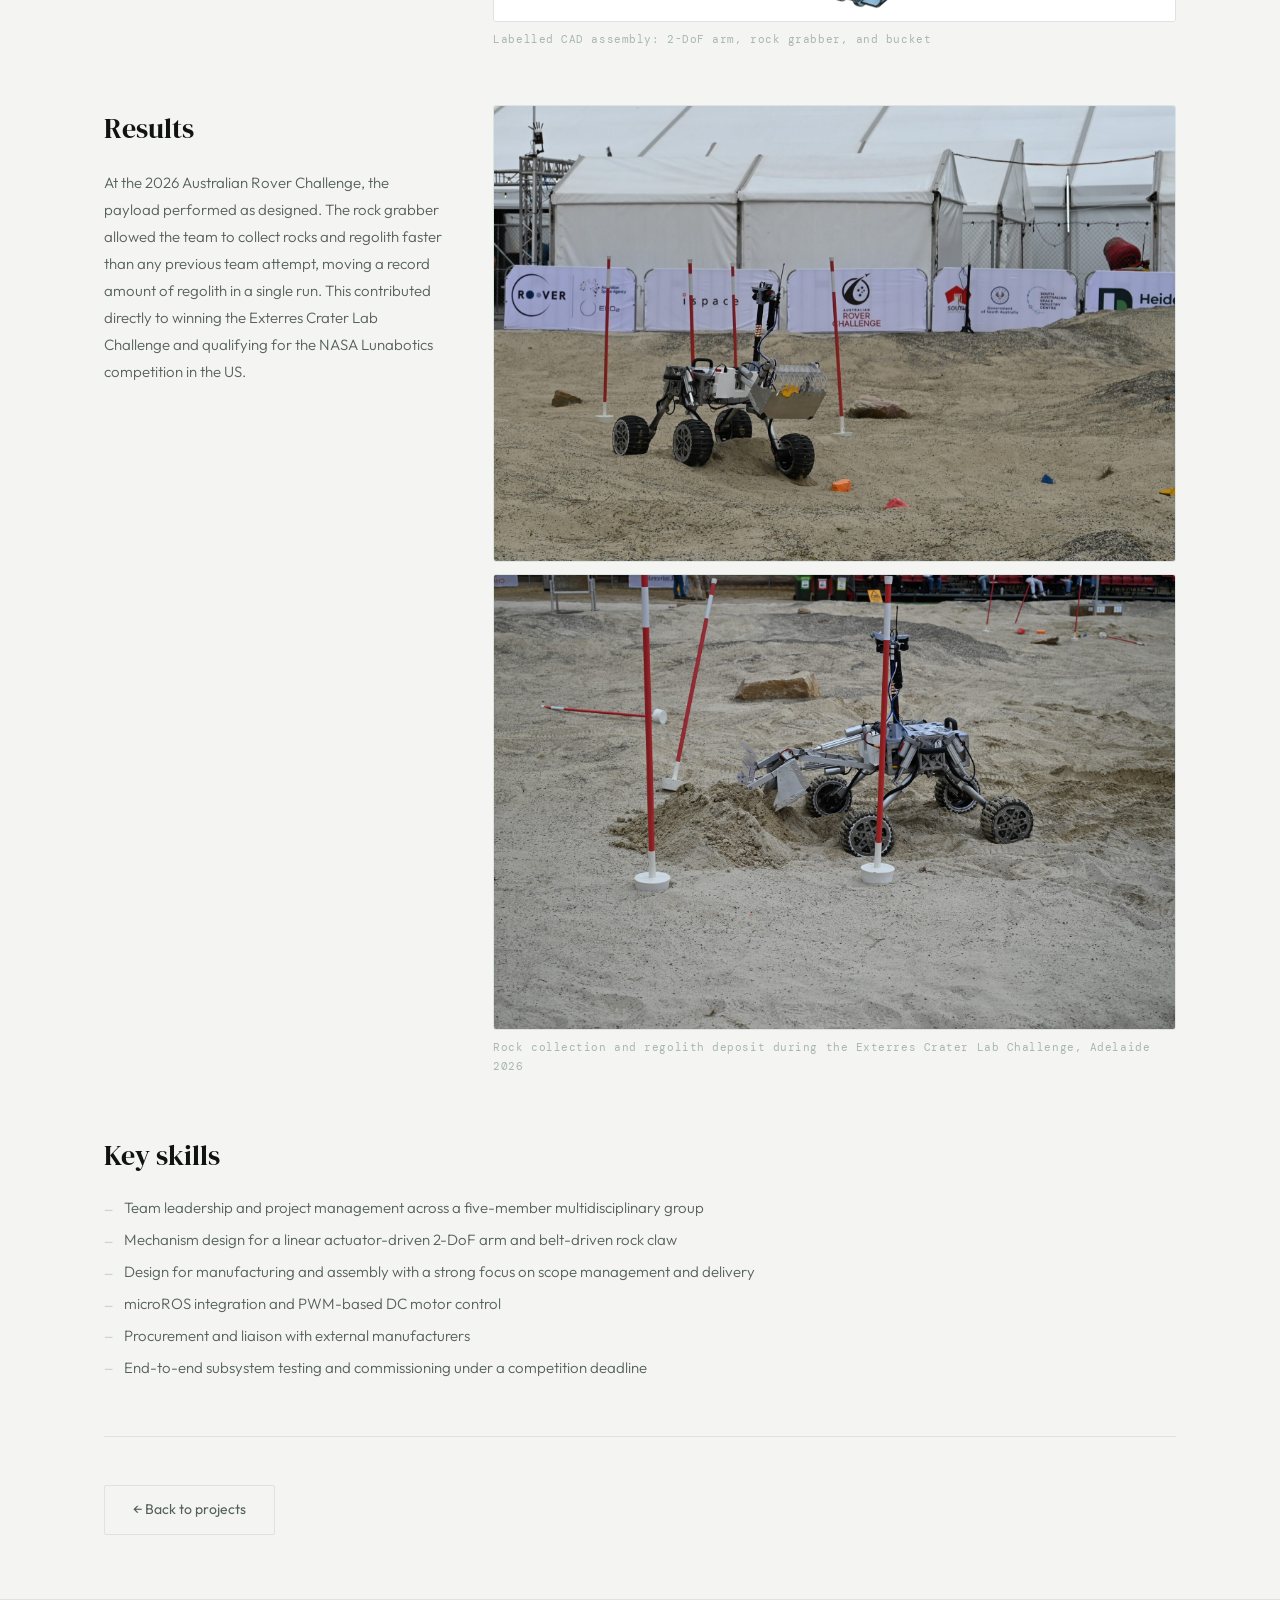
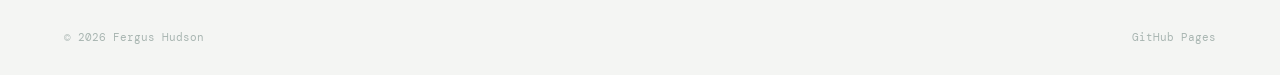
<file: project-excavation.html>
<!DOCTYPE html>
<html lang="en">
<head>
<meta charset="UTF-8">
<meta name="viewport" content="width=device-width, initial-scale=1.0">
<title>Rover Excavation &amp; Construction Payload Fergus Hudson</title>
<link rel="icon" href="favicon.ico" type="image/x-icon">
<link rel="preconnect" href="https://fonts.googleapis.com">
<link rel="preconnect" href="https://fonts.gstatic.com" crossorigin>
<link href="https://fonts.googleapis.com/css2?family=DM+Serif+Display:ital@0;1&family=DM+Mono:wght@400;500&family=Outfit:wght@300;400;500&display=swap" rel="stylesheet">
<link rel="stylesheet" href="style.css">
<style>
  .project-hero {
    position: relative;
    overflow: hidden;
  }

  .project-hero-bg {
    position: absolute;
    inset: 0;
    background-image: url('PXL_20260210_082533418.MP.jpg');
    background-size: cover;
    background-position: right center;
    z-index: 0;
  }

  .project-hero-bg::after {
    content: '';
    position: absolute;
    inset: 0;
    background: linear-gradient(
      to right,
      #f4f5f3 28%,
      rgba(244, 245, 243, 0.60) 46%,
      rgba(244, 245, 243, 0.08) 100%
    );
  }

  .project-hero-bg::before {
    content: '';
    position: absolute;
    inset: 0;
    background: linear-gradient(
      to bottom,
      transparent 60%,
      #f4f5f3 100%
    );
    z-index: 1;
  }

  .project-hero > *:not(.project-hero-bg) {
    position: relative;
    z-index: 2;
  }

  .project-hero-tags .project-tag {
    background: #ffffff;
    border-color: var(--border);
  }

  .content-row {
    display: grid;
    grid-template-columns: 1fr 2fr;
    gap: 3rem;
    align-items: start;
    margin-bottom: 3.5rem;
  }

  .content-row .project-section {
    margin-bottom: 0;
  }

  .row-media img {
    width: 100%;
    border-radius: 3px;
    border: 1px solid var(--border);
    display: block;
  }

  .stacked-imgs {
    display: flex;
    flex-direction: column;
    gap: 0.75rem;
  }

  .img-grid-2-local {
    display: grid;
    grid-template-columns: 1fr 1fr;
    gap: 0.75rem;
  }

  .img-grid-2-local img {
    width: 100%;
    border-radius: 3px;
    border: 1px solid var(--border);
    display: block;
  }

  .row-caption {
    font-family: var(--mono);
    font-size: 11px;
    color: var(--ink-faint);
    letter-spacing: 0.05em;
    margin-top: 0.5rem;
  }

  .hero-video-wrap {
    width: 100%;
    max-width: 960px;
    margin: 0 auto 3rem;
    padding: 0 var(--page-pad, 2rem);
  }

  .hero-video-wrap .video-ratio {
    position: relative;
    width: 100%;
    padding-bottom: 56.25%;
    border-radius: 4px;
    overflow: hidden;
    border: 1px solid var(--border);
  }

  .hero-video-wrap .video-ratio iframe {
    position: absolute;
    inset: 0;
    width: 100%;
    height: 100%;
    border: none;
  }

  @media (max-width: 760px) {
    .content-row {
      grid-template-columns: 1fr;
      gap: 1.5rem;
    }
    .img-grid-2-local {
      grid-template-columns: 1fr 1fr;
    }
    .project-hero-bg::after {
      background: linear-gradient(
        to bottom,
        rgba(244, 245, 243, 0.3) 0%,
        #f4f5f3 70%
      );
    }
  }
</style>
</head>
<body>

<nav>
  <a href="index.html" class="nav-logo">Fergus Hudson Mechatronics</a>
  <ul class="nav-links">
    <li><a href="index.html#about">About</a></li>
    <li><a href="index.html#projects">Projects</a></li>
    <li><a href="index.html#experience">Experience</a></li>
    <li><a href="index.html#contact">Contact</a></li>
  </ul>
</nav>

<div class="project-hero">
  <div class="project-hero-bg"></div>
  <a href="index.html#projects" class="back-link">← All projects</a>
  <div class="project-hero-meta">
    <span class="project-hero-year">2026</span>
    <span class="project-hero-tag">UTS Rover Team · Payload Design</span>
  </div>
  <h1>Rover Excavation &amp; Construction Payload</h1>
  <p class="project-hero-summary">Led a five-member group to design, manufacture, and test a new excavation and construction payload for the UTS Rover Team. The payload moved more regolith than competition organisers had ever recorded in a single task, contributing to winning the Exterres Crater Lab Challenge and qualifying for NASA Lunabotics.</p>
  <div class="project-hero-tags">
    <span class="project-tag">SolidWorks</span>
    <span class="project-tag">Mechanism design</span>
    <span class="project-tag">microROS</span>
    <span class="project-tag">DC motor control</span>
    <span class="project-tag">3D printing / DFM</span>
    <span class="project-tag">Team lead</span>
    <span class="project-tag">Procurement</span>
  </div>
</div>

<div class="hero-video-wrap">
  <div class="video-ratio">
    <iframe src="https://www.youtube.com/embed/irs3mUznh08" title="UTS Rover Excavation and Construction Payload" allow="accelerometer; autoplay; clipboard-write; encrypted-media; gyroscope; picture-in-picture; web-share" allowfullscreen></iframe>
  </div>
</div>

<div class="project-body">

  <!-- Overview -->
  <div class="content-row reveal">
    <div class="project-section">
      <h2>Overview</h2>
      <p>As part of the Design for Mechanical and Mechatronic Systems subject at UTS, I led a five-member group tasked with designing a new excavation and construction payload for the UTS Rover Team. We were responsible for scoping, designing, manufacturing, and testing a fully working mechatronic system. My responsibilities included the linear actuator-based 2-DoF arm, the baseplate, a motor mount and belt system for the rock claw, procurement, liaising with manufacturers, and managing the team.</p>
      <p>The main priority was delivering a simple, complete, and tested subsystem rather than over-scoping and delivering something unfinished. The final design used just two linear actuators and one DC gearmotor.</p>
    </div>
    <div class="row-media">
      <img src="excavation before task.JPG" alt="Excavation payload on rover before competition task">
      <p class="row-caption">Excavation and construction payload at the Australian Rover Challenge, Adelaide 2026</p>
    </div>
  </div>

  <!-- Specs -->
  <div class="specs-grid reveal" style="margin-bottom: 3.5rem;">
    <div class="spec-item"><div class="spec-label">Subject</div><div class="spec-value">Design for Mechanical and Mechatronic Systems</div></div>
    <div class="spec-item"><div class="spec-label">Team size</div><div class="spec-value">5 members</div></div>
    <div class="spec-item"><div class="spec-label">Arm DoF</div><div class="spec-value">2 (linear actuator driven)</div></div>
    <div class="spec-item"><div class="spec-label">Actuators</div><div class="spec-value">2x linear actuators, 1x DC gearmotor</div></div>
    <div class="spec-item"><div class="spec-label">Communication</div><div class="spec-value">microROS over USB</div></div>
    <div class="spec-item"><div class="spec-label">Motor control</div><div class="spec-value">PWM, 3x DC motor drivers</div></div>
    <div class="spec-item"><div class="spec-label">Vision</div><div class="spec-value">Fisheye USB webcam in bucket</div></div>
    <div class="spec-item"><div class="spec-label">Result</div><div class="spec-value">Most regolith moved in competition history</div></div>
  </div>

  <!-- Design -->
  <div class="content-row reveal">
    <div class="project-section">
      <h2>Design</h2>
      <p>The key differentiator in our design was the rock grabber, a polycarbonate claw capable of lifting rocks up to 10kg into the bucket and holding them in place. This made the rock collection portion of the task significantly faster, freeing up more time for berm construction.</p>
      <p>The mechatronic implementation was intentionally simple but effective, using microROS over USB and PWM control of three DC motor drivers. Situational awareness was provided by a fisheye USB webcam mounted inside the bucket, giving operators maximum field of view of the collection zone.</p>
    </div>
    <div class="row-media">
      <img src="excavationCADwithLabels.png" alt="Labelled CAD render of the excavation and construction payload">
      <p class="row-caption">Labelled CAD assembly: 2-DoF arm, rock grabber, and bucket</p>
    </div>
  </div>

  <!-- Competition results -->
  <div class="content-row reveal">
    <div class="project-section">
      <h2>Results</h2>
      <p>At the 2026 Australian Rover Challenge, the payload performed as designed. The rock grabber allowed the team to collect rocks and regolith faster than any previous team attempt, moving a record amount of regolith in a single run. This contributed directly to winning the Exterres Crater Lab Challenge and qualifying for the NASA Lunabotics competition in the US.</p>
    </div>
    <div class="row-media">
      <div class="stacked-imgs">
        <img src="excavationpickinguprockintask.JPG" alt="Rover picking up a rock during the excavation task">
        <img src="excavationdroppingregolithintask.JPG" alt="Rover dropping regolith during the excavation task">
      </div>
      <p class="row-caption">Rock collection and regolith deposit during the Exterres Crater Lab Challenge, Adelaide 2026</p>
    </div>
  </div>

  <!-- Key skills -->
  <div class="project-section reveal">
    <h2>Key skills</h2>
    <ul>
      <li>Team leadership and project management across a five-member multidisciplinary group</li>
      <li>Mechanism design for a linear actuator-driven 2-DoF arm and belt-driven rock claw</li>
      <li>Design for manufacturing and assembly with a strong focus on scope management and delivery</li>
      <li>microROS integration and PWM-based DC motor control</li>
      <li>Procurement and liaison with external manufacturers</li>
      <li>End-to-end subsystem testing and commissioning under a competition deadline</li>
    </ul>
  </div>

  <hr class="divider">
  <a href="index.html#projects" class="btn-secondary">← Back to projects</a>

</div>

<footer>
  <p>© 2026 Fergus Hudson</p>
  <p>GitHub Pages</p>
</footer>

<script>
  const reveals = document.querySelectorAll('.reveal');
  const observer = new IntersectionObserver((entries) => {
    entries.forEach(entry => {
      if (entry.isIntersecting) { entry.target.classList.add('visible'); observer.unobserve(entry.target); }
    });
  }, { threshold: 0.08 });
  reveals.forEach(el => observer.observe(el));
</script>
</body>
</html>
</file>
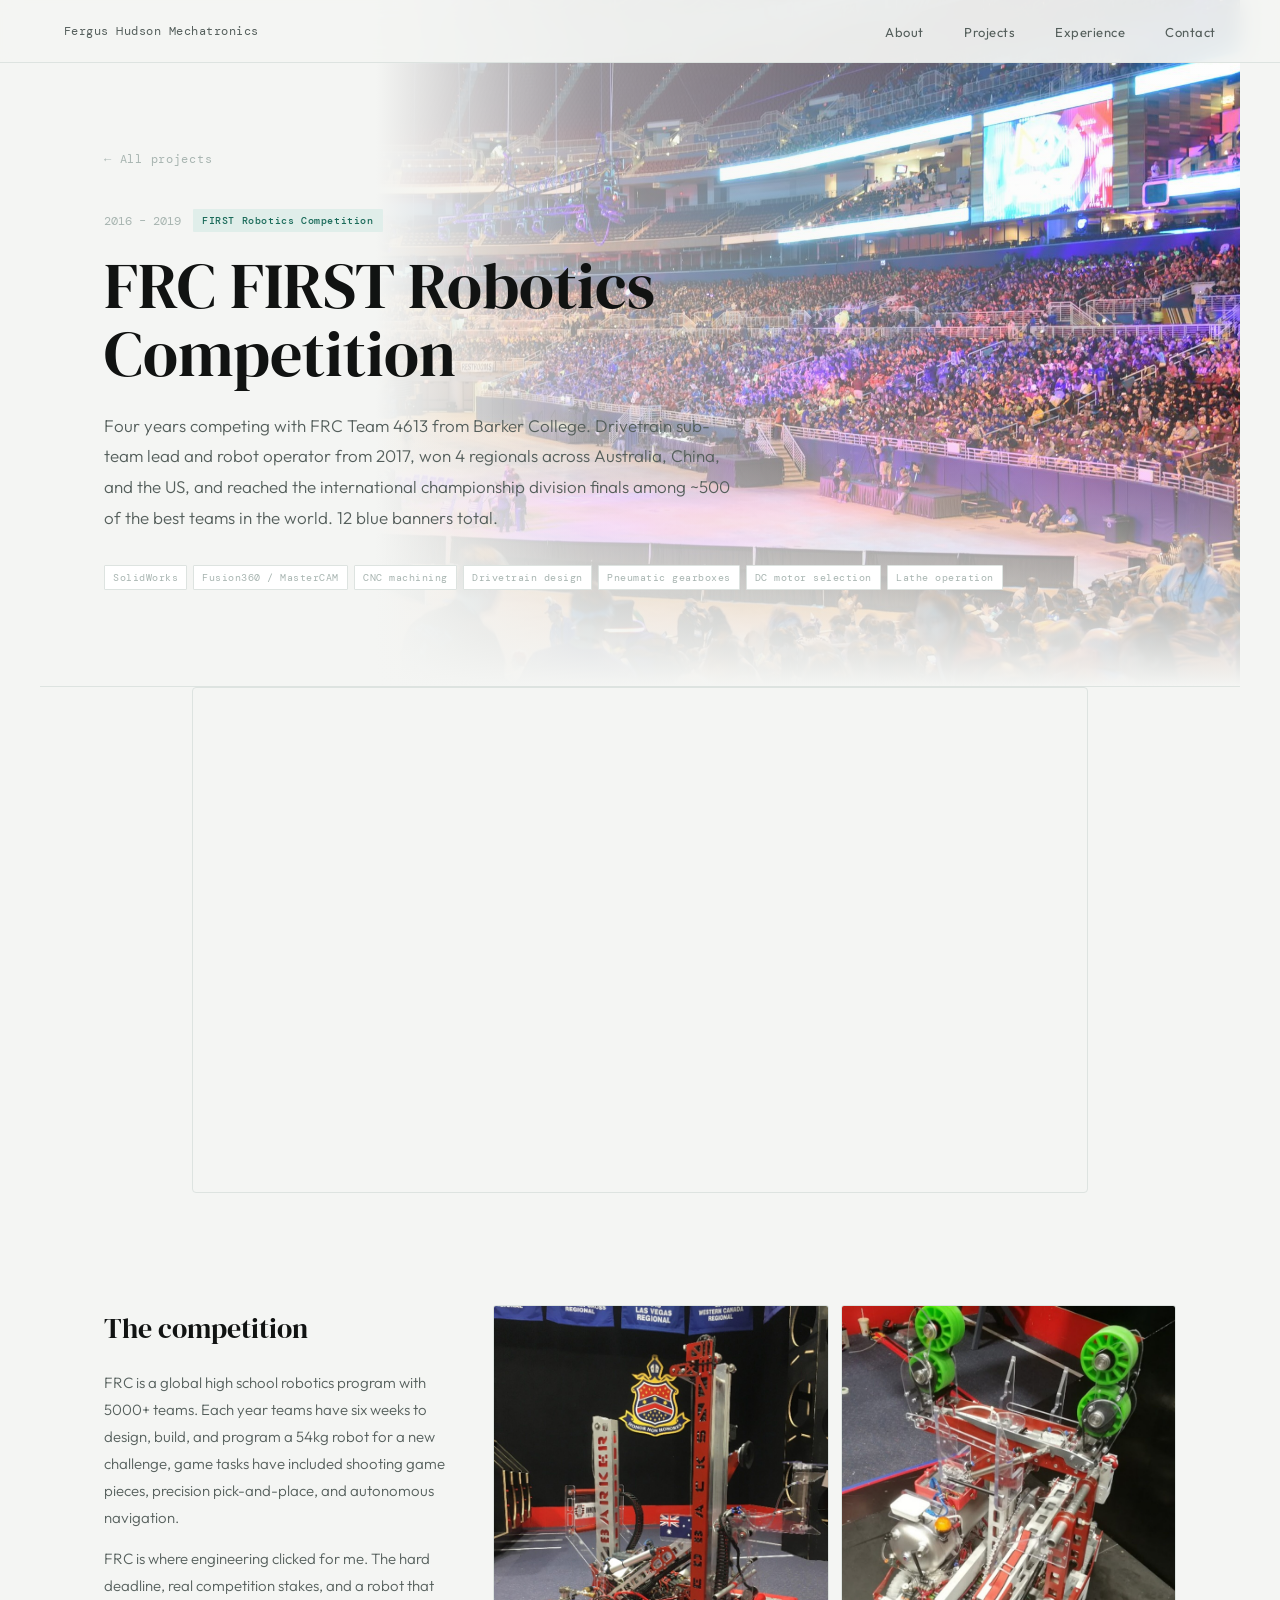
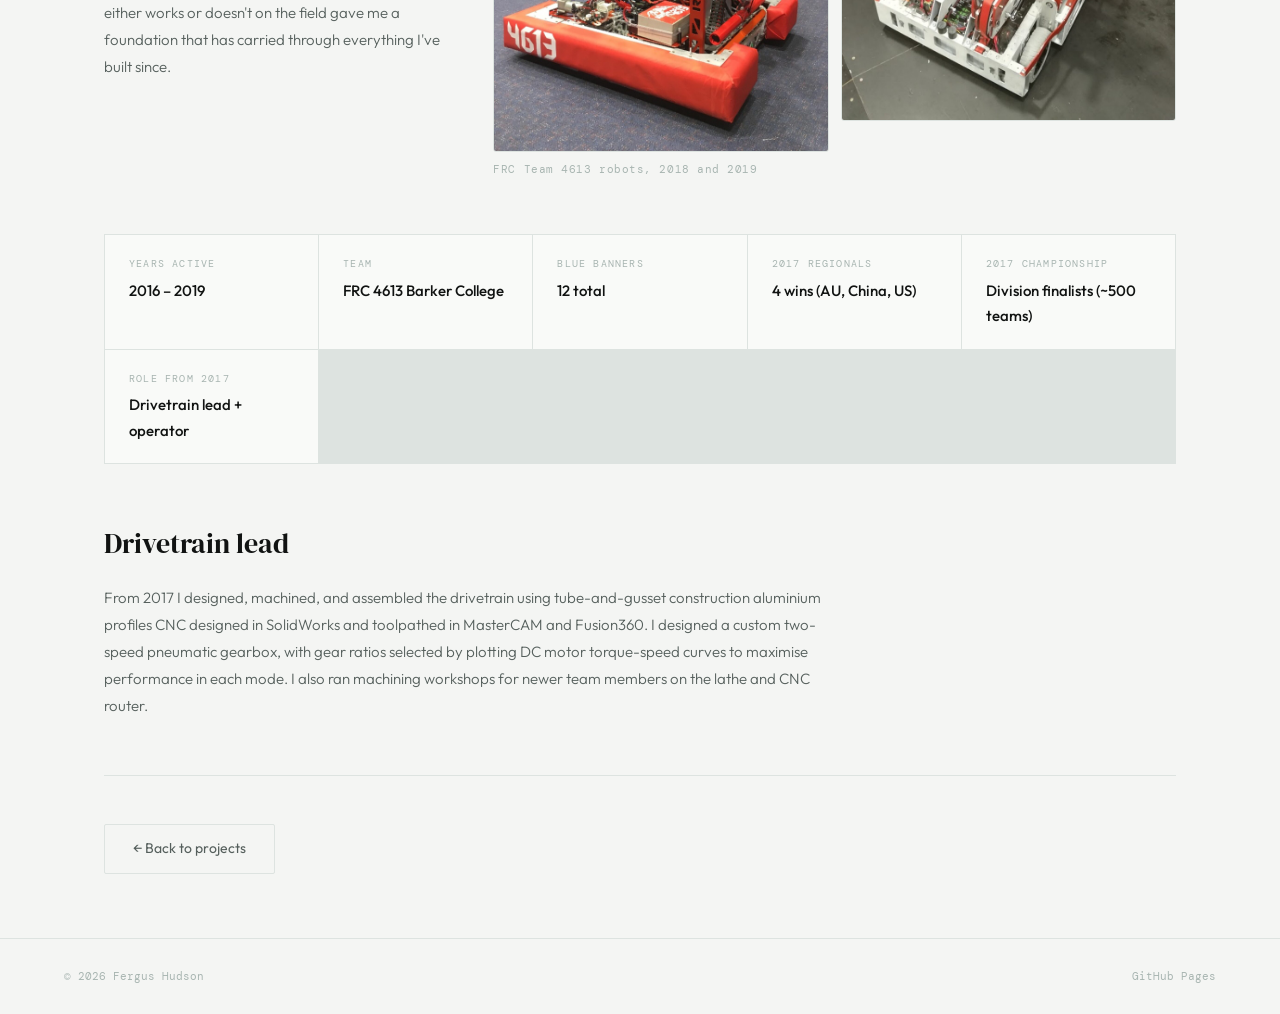
<file: project-frc.html>
<!DOCTYPE html>
<html lang="en">
<head>
<meta charset="UTF-8">
<meta name="viewport" content="width=device-width, initial-scale=1.0">
<title>FRC FIRST Robotics Fergus Hudson</title>
<link rel="icon" href="favicon.ico" type="image/x-icon">
<link rel="preconnect" href="https://fonts.googleapis.com">
<link rel="preconnect" href="https://fonts.gstatic.com" crossorigin>
<link href="https://fonts.googleapis.com/css2?family=DM+Serif+Display:ital@0;1&family=DM+Mono:wght@400;500&family=Outfit:wght@300;400;500&display=swap" rel="stylesheet">
<link rel="stylesheet" href="style.css">
<style>
  .project-hero {
    position: relative;
    overflow: hidden;
  }

  .project-hero-bg {
    position: absolute;
    inset: 0;
    background-image: url('2017FRCChamps.jpg');
    background-size: cover;
    background-position: center 40%;
    z-index: 0;
  }

  .project-hero-bg::after {
    content: '';
    position: absolute;
    inset: 0;
    background: linear-gradient(
      to right,
      #f4f5f3 28%,
      rgba(244, 245, 243, 0.60) 46%,
      rgba(244, 245, 243, 0.08) 100%
    );
  }

  .project-hero-bg::before {
    content: '';
    position: absolute;
    inset: 0;
    background: linear-gradient(
      to bottom,
      transparent 60%,
      #f4f5f3 100%
    );
    z-index: 1;
  }

  .project-hero > *:not(.project-hero-bg) {
    position: relative;
    z-index: 2;
  }

  .project-hero-tags .project-tag {
    background: #ffffff;
    border-color: var(--border);
  }

  .content-row {
    display: grid;
    grid-template-columns: 1fr 2fr;
    gap: 3rem;
    align-items: start;
    margin-bottom: 3.5rem;
  }

  .content-row .project-section {
    margin-bottom: 0;
  }

  .row-media img {
    width: 100%;
    border-radius: 3px;
    border: 1px solid var(--border);
    display: block;
  }

  .stacked-imgs {
    display: flex;
    flex-direction: column;
    gap: 0.75rem;
  }

  .img-grid-2-local {
    display: grid;
    grid-template-columns: 1fr 1fr;
    gap: 0.75rem;
  }

  .img-grid-2-local img {
    width: 100%;
    border-radius: 3px;
    border: 1px solid var(--border);
    display: block;
  }

  .row-caption {
    font-family: var(--mono);
    font-size: 11px;
    color: var(--ink-faint);
    letter-spacing: 0.05em;
    margin-top: 0.5rem;
  }

  .hero-video-wrap {
    width: 100%;
    max-width: 960px;
    margin: 0 auto 3rem;
    padding: 0 var(--page-pad, 2rem);
  }

  .hero-video-wrap .video-ratio {
    position: relative;
    width: 100%;
    padding-bottom: 56.25%;
    border-radius: 4px;
    overflow: hidden;
    border: 1px solid var(--border);
  }

  .hero-video-wrap .video-ratio iframe {
    position: absolute;
    inset: 0;
    width: 100%;
    height: 100%;
    border: none;
  }

  @media (max-width: 760px) {
    .content-row {
      grid-template-columns: 1fr;
      gap: 1.5rem;
    }
    .project-hero-bg::after {
      background: linear-gradient(
        to bottom,
        rgba(244, 245, 243, 0.3) 0%,
        #f4f5f3 70%
      );
    }
  }
</style>
</head>
<body>

<nav>
  <a href="index.html" class="nav-logo">Fergus Hudson Mechatronics</a>
  <ul class="nav-links">
    <li><a href="index.html#about">About</a></li>
    <li><a href="index.html#projects">Projects</a></li>
    <li><a href="index.html#experience">Experience</a></li>
    <li><a href="index.html#contact">Contact</a></li>
  </ul>
</nav>

<div class="project-hero">
  <div class="project-hero-bg"></div>
  <a href="index.html#projects" class="back-link">← All projects</a>
  <div class="project-hero-meta">
    <span class="project-hero-year">2016 – 2019</span>
    <span class="project-hero-tag">FIRST Robotics Competition</span>
  </div>
  <h1>FRC FIRST Robotics Competition</h1>
  <p class="project-hero-summary">Four years competing with FRC Team 4613 from Barker College. Drivetrain sub-team lead and robot operator from 2017, won 4 regionals across Australia, China, and the US, and reached the international championship division finals among ~500 of the best teams in the world. 12 blue banners total.</p>
  <div class="project-hero-tags">
    <span class="project-tag">SolidWorks</span>
    <span class="project-tag">Fusion360 / MasterCAM</span>
    <span class="project-tag">CNC machining</span>
    <span class="project-tag">Drivetrain design</span>
    <span class="project-tag">Pneumatic gearboxes</span>
    <span class="project-tag">DC motor selection</span>
    <span class="project-tag">Lathe operation</span>
  </div>
</div>

<div class="hero-video-wrap">
  <div class="video-ratio">
    <iframe src="https://www.youtube.com/embed/1twnsPU_hms" title="FRC Team 4613 2017 Robot" allow="accelerometer; autoplay; clipboard-write; encrypted-media; gyroscope; picture-in-picture; web-share" allowfullscreen></iframe>
  </div>
</div>

<div class="project-body">

  <div class="content-row reveal">
    <div class="project-section">
      <h2>The competition</h2>
      <p>FRC is a global high school robotics program with 5000+ teams. Each year teams have six weeks to design, build, and program a 54kg robot for a new challenge, game tasks have included shooting game pieces, precision pick-and-place, and autonomous navigation.</p>
      <p>FRC is where engineering clicked for me. The hard deadline, real competition stakes, and a robot that either works or doesn't on the field gave me a foundation that has carried through everything I've built since.</p>
    </div>
    <div class="row-media">
      <div class="img-grid-2-local">
        <img src="FRC2019.jpg" alt="FRC Team 4613 2019 robot">
        <img src="FRC2018.jpg" alt="FRC Team 4613 2018 robot">
      </div>
      <p class="row-caption">FRC Team 4613 robots, 2018 and 2019</p>
    </div>
  </div>

  <div class="specs-grid reveal" style="margin-bottom: 3.5rem;">
    <div class="spec-item"><div class="spec-label">Years active</div><div class="spec-value">2016 – 2019</div></div>
    <div class="spec-item"><div class="spec-label">Team</div><div class="spec-value">FRC 4613 Barker College</div></div>
    <div class="spec-item"><div class="spec-label">Blue banners</div><div class="spec-value">12 total</div></div>
    <div class="spec-item"><div class="spec-label">2017 regionals</div><div class="spec-value">4 wins (AU, China, US)</div></div>
    <div class="spec-item"><div class="spec-label">2017 championship</div><div class="spec-value">Division finalists (~500 teams)</div></div>
    <div class="spec-item"><div class="spec-label">Role from 2017</div><div class="spec-value">Drivetrain lead + operator</div></div>
  </div>

  <div class="project-section reveal">
    <h2>Drivetrain lead</h2>
    <p>From 2017 I designed, machined, and assembled the drivetrain using tube-and-gusset construction aluminium profiles CNC designed in SolidWorks and toolpathed in MasterCAM and Fusion360. I designed a custom two-speed pneumatic gearbox, with gear ratios selected by plotting DC motor torque-speed curves to maximise performance in each mode. I also ran machining workshops for newer team members on the lathe and CNC router.</p>
  </div>

  <hr class="divider">
  <a href="index.html#projects" class="btn-secondary">← Back to projects</a>

</div>

<footer>
  <p>© 2026 Fergus Hudson</p>
  <p>GitHub Pages</p>
</footer>

<script>
  const reveals = document.querySelectorAll('.reveal');
  const observer = new IntersectionObserver((entries) => {
    entries.forEach(entry => {
      if (entry.isIntersecting) { entry.target.classList.add('visible'); observer.unobserve(entry.target); }
    });
  }, { threshold: 0.08 });
  reveals.forEach(el => observer.observe(el));
</script>
</body>
</html>
</file>
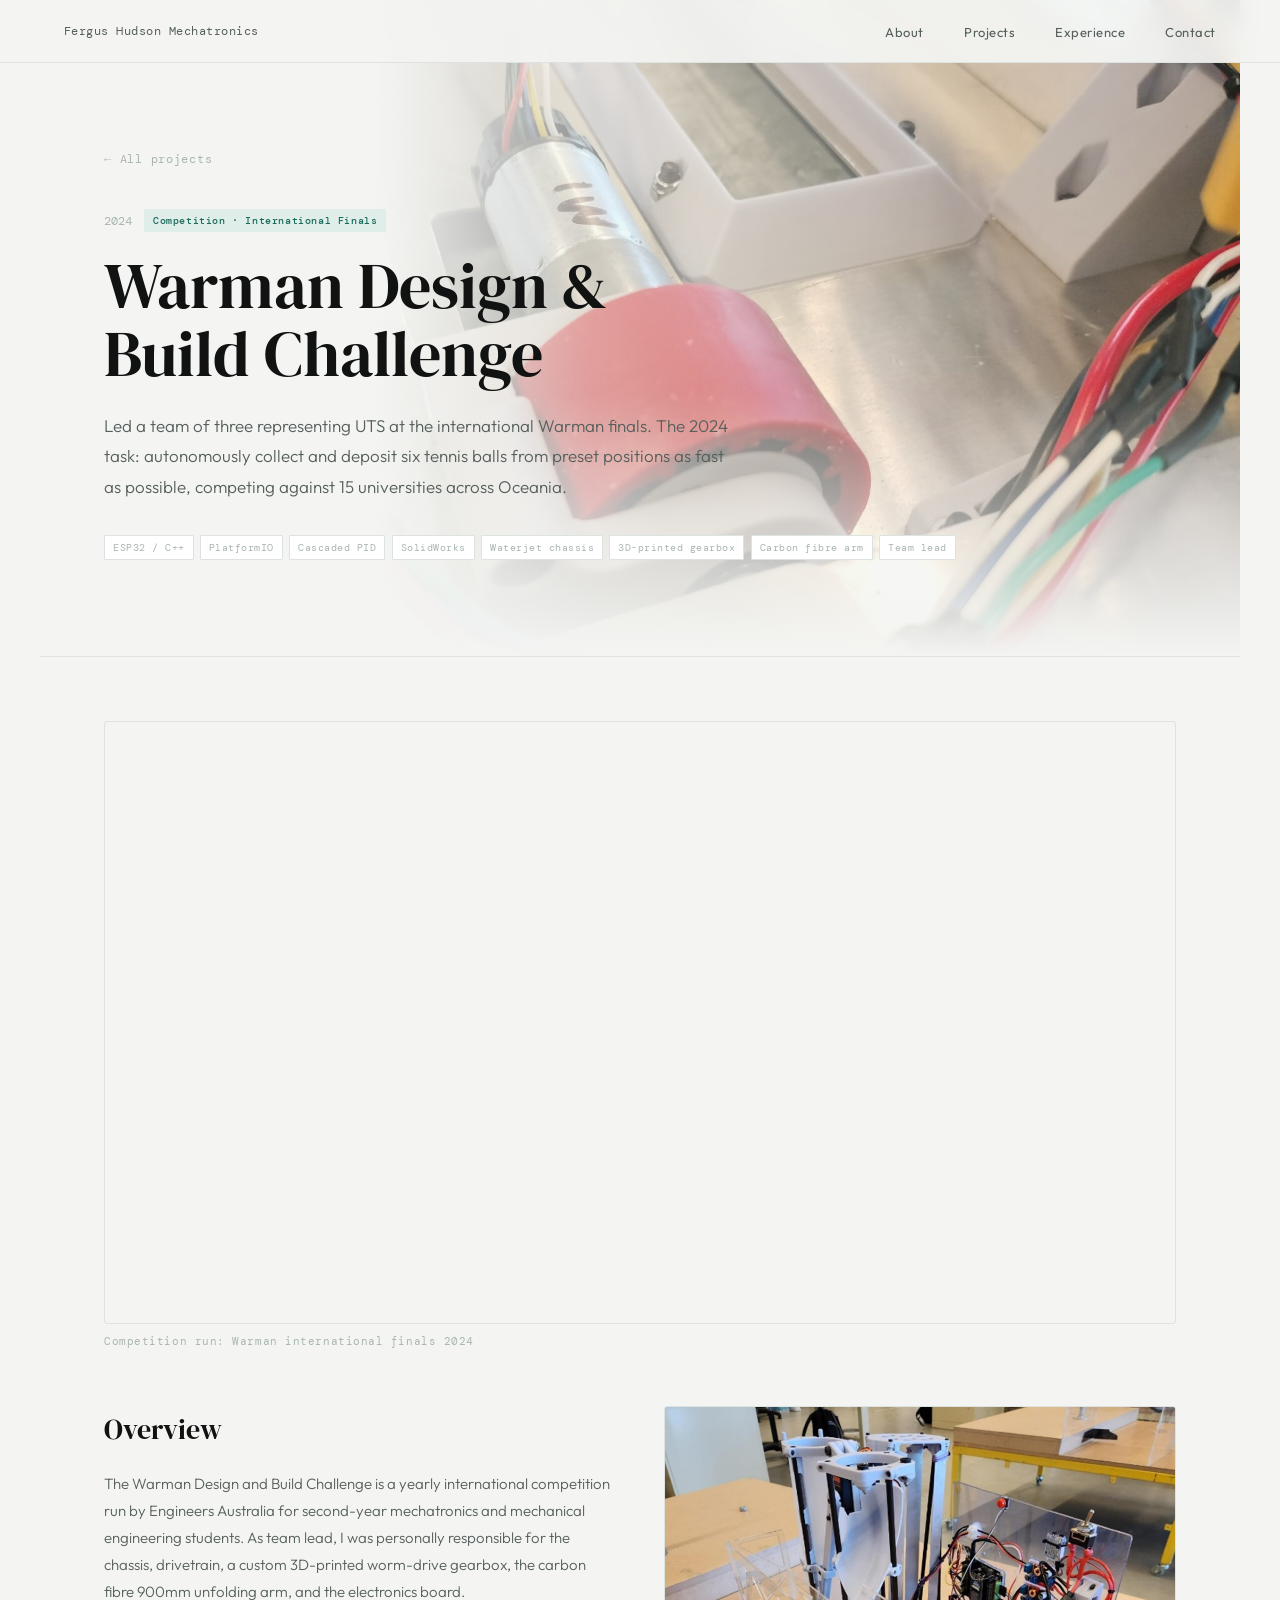
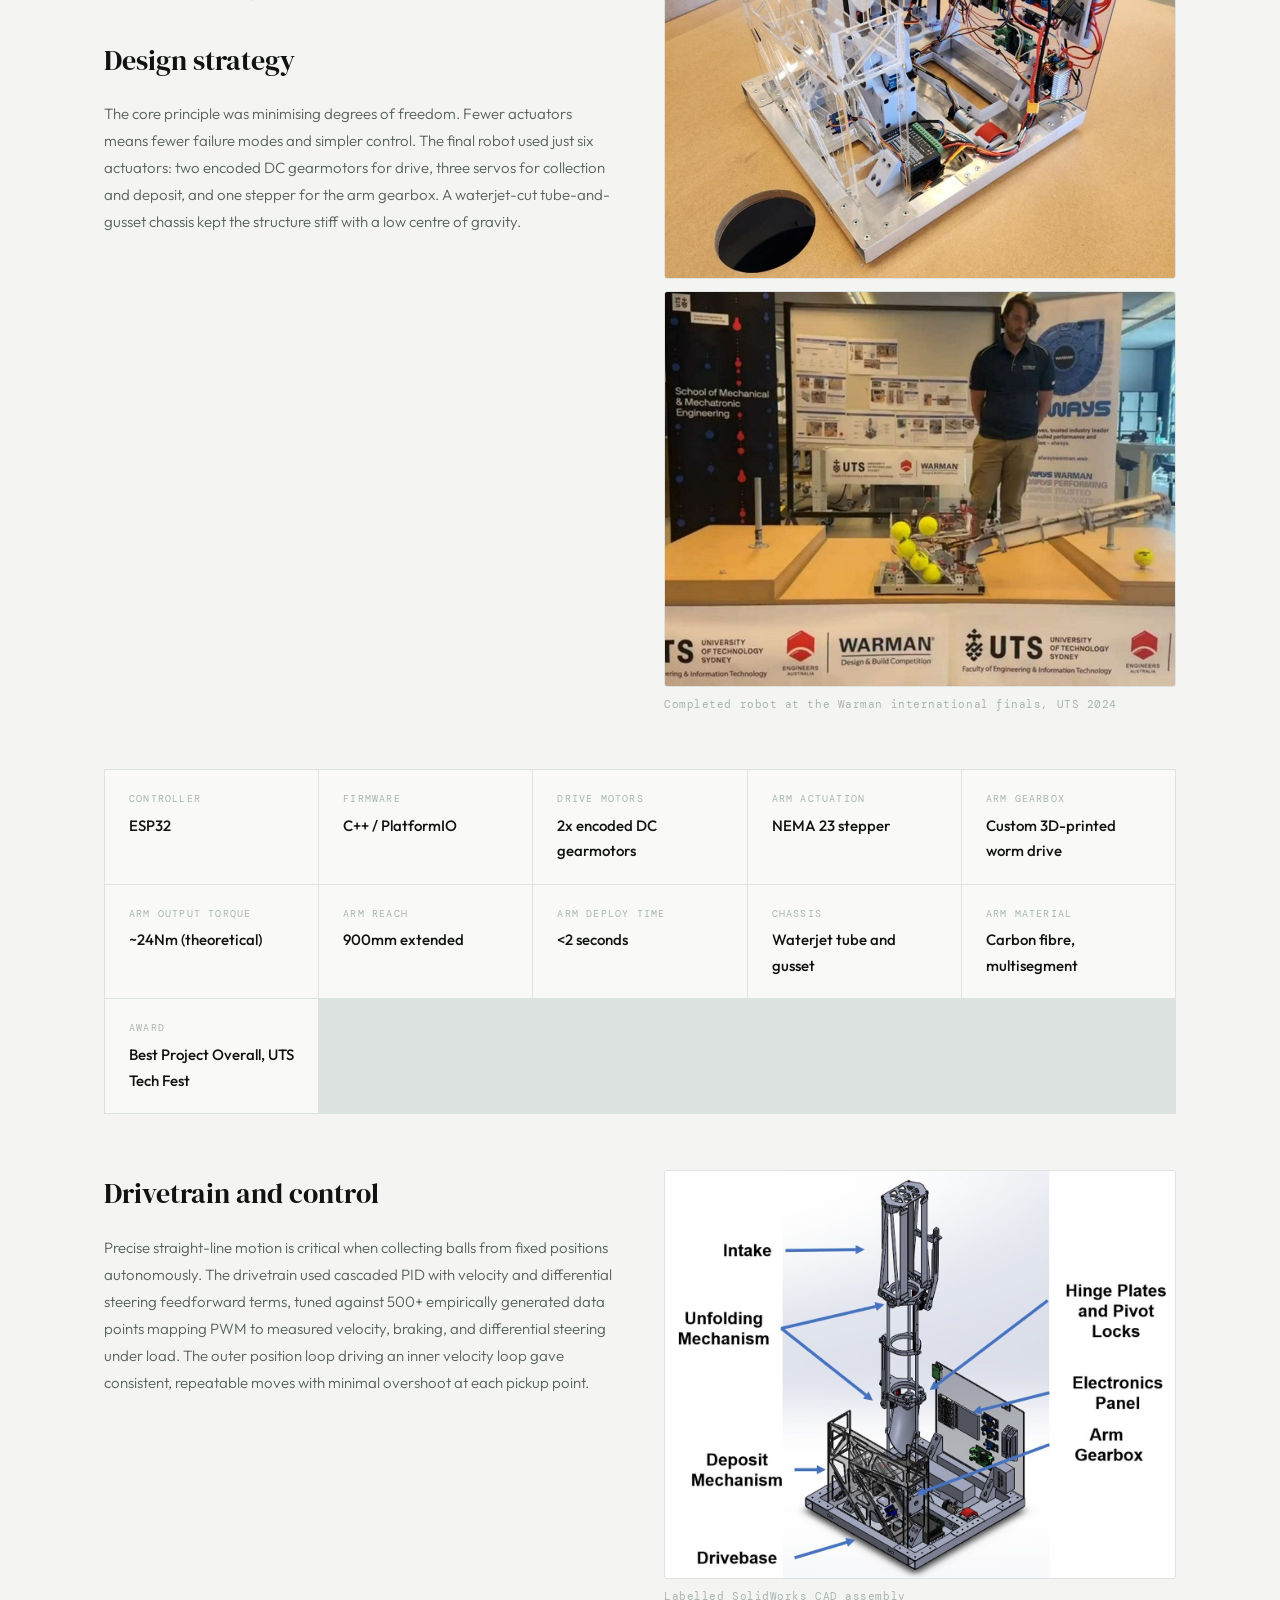
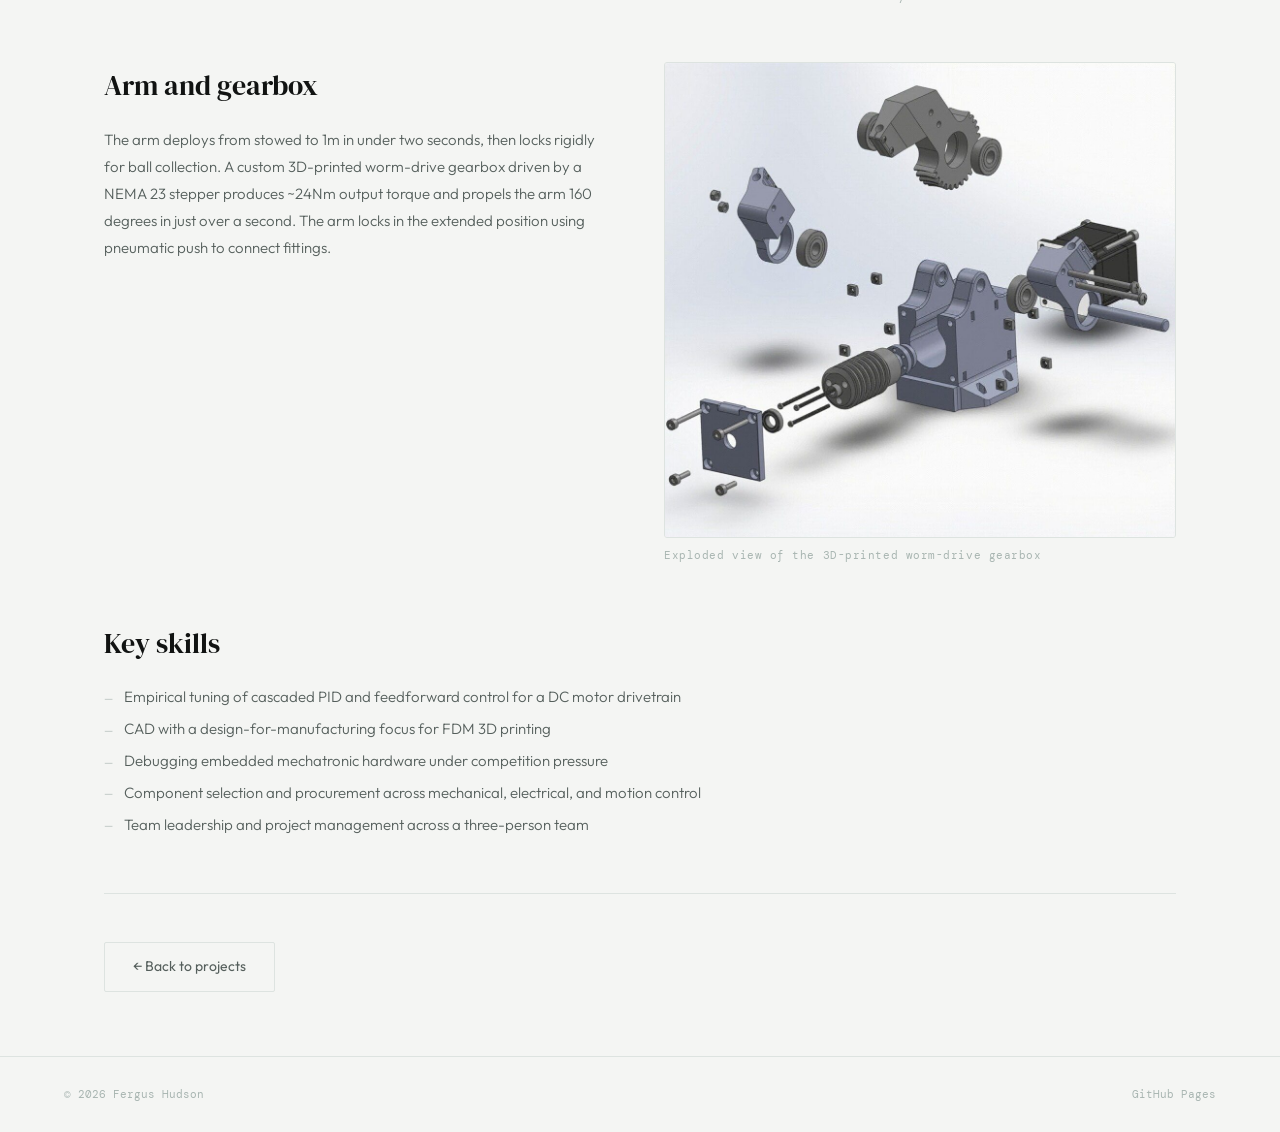
<file: project-warman.html>
<!DOCTYPE html>
<html lang="en">
<head>
<meta charset="UTF-8">
<meta name="viewport" content="width=device-width, initial-scale=1.0">
<title>Warman Challenge Fergus Hudson</title>
<link rel="icon" href="favicon.ico" type="image/x-icon">
<link rel="preconnect" href="https://fonts.googleapis.com">
<link rel="preconnect" href="https://fonts.gstatic.com" crossorigin>
<link href="https://fonts.googleapis.com/css2?family=DM+Serif+Display:ital@0;1&family=DM+Mono:wght@400;500&family=Outfit:wght@300;400;500&display=swap" rel="stylesheet">
<link rel="stylesheet" href="style.css">
<style>
  .project-hero {
    position: relative;
    overflow: hidden;
  }

  .project-hero-bg {
    position: absolute;
    inset: 0;
    background-image: url('WhatsApp Image 2026-04-14 at 1.21.52 AM.jpeg');
    background-size: cover;
    background-position: center;
    z-index: 0;
  }

  .project-hero-bg::after {
    content: '';
    position: absolute;
    inset: 0;
    background: linear-gradient(
      to right,
      #f4f5f3 28%,
      rgba(244, 245, 243, 0.60) 46%,
      rgba(244, 245, 243, 0.08) 100%
    );
  }

  .project-hero-bg::before {
    content: '';
    position: absolute;
    inset: 0;
    background: linear-gradient(
      to bottom,
      transparent 60%,
      #f4f5f3 100%
    );
    z-index: 1;
  }

  .project-hero > *:not(.project-hero-bg) {
    position: relative;
    z-index: 2;
  }

  .project-hero-tags .project-tag {
    background: #ffffff;
    border-color: var(--border);
  }

  @media (max-width: 760px) {
    .project-hero-bg::after {
      background: linear-gradient(
        to bottom,
        rgba(244, 245, 243, 0.3) 0%,
        #f4f5f3 70%
      );
    }
  }

  .video-wrap {
    position: relative;
    width: 100%;
    padding-bottom: 56.25%;
    margin-bottom: 0.5rem;
  }
  .video-wrap iframe {
    position: absolute;
    inset: 0;
    width: 100%;
    height: 100%;
    border: 1px solid var(--border);
    border-radius: 3px;
  }

  .content-row {
    display: grid;
    grid-template-columns: 1fr 1fr;
    gap: 3rem;
    align-items: start;
    margin-bottom: 3.5rem;
  }

  .content-row .project-section {
    margin-bottom: 0;
  }

  .content-row .project-section h2 + h2,
  .content-row .project-section p + h2 {
    margin-top: 2rem;
  }

  .row-media img {
    width: 100%;
    border-radius: 3px;
    border: 1px solid var(--border);
    display: block;
  }

  .stacked-imgs {
    display: flex;
    flex-direction: column;
    gap: 0.75rem;
  }

  .row-caption {
    font-family: var(--mono);
    font-size: 11px;
    color: var(--ink-faint);
    letter-spacing: 0.05em;
    margin-top: 0.5rem;
  }

  @media (max-width: 760px) {
    .content-row {
      grid-template-columns: 1fr;
      gap: 1.5rem;
    }
  }
</style>
</head>
<body>

<nav>
  <a href="index.html" class="nav-logo">Fergus Hudson Mechatronics</a>
  <ul class="nav-links">
    <li><a href="index.html#about">About</a></li>
    <li><a href="index.html#projects">Projects</a></li>
    <li><a href="index.html#experience">Experience</a></li>
    <li><a href="index.html#contact">Contact</a></li>
  </ul>
</nav>

<div class="project-hero">
  <div class="project-hero-bg"></div>
  <a href="index.html#projects" class="back-link">← All projects</a>
  <div class="project-hero-meta">
    <span class="project-hero-year">2024</span>
    <span class="project-hero-tag">Competition · International Finals</span>
  </div>
  <h1>Warman Design &amp; Build Challenge</h1>
  <p class="project-hero-summary">Led a team of three representing UTS at the international Warman finals. The 2024 task: autonomously collect and deposit six tennis balls from preset positions as fast as possible, competing against 15 universities across Oceania.</p>
  <div class="project-hero-tags">
    <span class="project-tag">ESP32 / C++</span>
    <span class="project-tag">PlatformIO</span>
    <span class="project-tag">Cascaded PID</span>
    <span class="project-tag">SolidWorks</span>
    <span class="project-tag">Waterjet chassis</span>
    <span class="project-tag">3D-printed gearbox</span>
    <span class="project-tag">Carbon fibre arm</span>
    <span class="project-tag">Team lead</span>
  </div>
</div>

<div class="project-body">

  <div class="reveal" style="margin-bottom: 3.5rem;">
    <div class="video-wrap">
      <iframe src="https://www.youtube.com/embed/fq3YmXqyoZw" title="Warman 2024 robot run" frameborder="0" allow="accelerometer; autoplay; clipboard-write; encrypted-media; gyroscope; picture-in-picture; web-share" allowfullscreen></iframe>
    </div>
    <p class="img-caption">Competition run: Warman international finals 2024</p>
  </div>

  <!-- Overview + robot photos -->
  <div class="content-row reveal">
    <div class="project-section">
      <h2>Overview</h2>
      <p>The Warman Design and Build Challenge is a yearly international competition run by Engineers Australia for second-year mechatronics and mechanical engineering students. As team lead, I was personally responsible for the chassis, drivetrain, a custom 3D-printed worm-drive gearbox, the carbon fibre 900mm unfolding arm, and the electronics board.</p>
      <h2>Design strategy</h2>
      <p>The core principle was minimising degrees of freedom. Fewer actuators means fewer failure modes and simpler control. The final robot used just six actuators: two encoded DC gearmotors for drive, three servos for collection and deposit, and one stepper for the arm gearbox. A waterjet-cut tube-and-gusset chassis kept the structure stiff with a low centre of gravity.</p>
    </div>
    <div class="row-media">
      <div class="stacked-imgs">
        <img src="WARMAN1.jpg" alt="Completed robot">
        <img src="WARMAN4.jpg" alt="Robot at international finals">
      </div>
      <p class="row-caption">Completed robot at the Warman international finals, UTS 2024</p>
    </div>
  </div>

  <!-- Specs grid -->
  <div class="specs-grid reveal" style="margin-bottom: 3.5rem;">
    <div class="spec-item"><div class="spec-label">Controller</div><div class="spec-value">ESP32</div></div>
    <div class="spec-item"><div class="spec-label">Firmware</div><div class="spec-value">C++ / PlatformIO</div></div>
    <div class="spec-item"><div class="spec-label">Drive motors</div><div class="spec-value">2x encoded DC gearmotors</div></div>
    <div class="spec-item"><div class="spec-label">Arm actuation</div><div class="spec-value">NEMA 23 stepper</div></div>
    <div class="spec-item"><div class="spec-label">Arm gearbox</div><div class="spec-value">Custom 3D-printed worm drive</div></div>
    <div class="spec-item"><div class="spec-label">Arm output torque</div><div class="spec-value">~24Nm (theoretical)</div></div>
    <div class="spec-item"><div class="spec-label">Arm reach</div><div class="spec-value">900mm extended</div></div>
    <div class="spec-item"><div class="spec-label">Arm deploy time</div><div class="spec-value">&lt;2 seconds</div></div>
    <div class="spec-item"><div class="spec-label">Chassis</div><div class="spec-value">Waterjet tube and gusset</div></div>
    <div class="spec-item"><div class="spec-label">Arm material</div><div class="spec-value">Carbon fibre, multisegment</div></div>
    <div class="spec-item"><div class="spec-label">Award</div><div class="spec-value">Best Project Overall, UTS Tech Fest</div></div>
  </div>

  <!-- Drivetrain text + CAD image -->
  <div class="content-row reveal">
    <div class="project-section">
      <h2>Drivetrain and control</h2>
      <p>Precise straight-line motion is critical when collecting balls from fixed positions autonomously. The drivetrain used cascaded PID with velocity and differential steering feedforward terms, tuned against 500+ empirically generated data points mapping PWM to measured velocity, braking, and differential steering under load. The outer position loop driving an inner velocity loop gave consistent, repeatable moves with minimal overshoot at each pickup point.</p>
    </div>
    <div class="row-media">
      <img src="WARMAN2.jpg" alt="Labelled SolidWorks CAD">
      <p class="row-caption">Labelled SolidWorks CAD assembly</p>
    </div>
  </div>

  <!-- Arm text + gearbox image -->
  <div class="content-row reveal">
    <div class="project-section">
      <h2>Arm and gearbox</h2>
      <p>The arm deploys from stowed to 1m in under two seconds, then locks rigidly for ball collection. A custom 3D-printed worm-drive gearbox driven by a NEMA 23 stepper produces ~24Nm output torque and propels the arm 160 degrees in just over a second. The arm locks in the extended position using pneumatic push to connect fittings.</p>
    </div>
    <div class="row-media">
      <img src="WARMAN3.jpg" alt="Exploded worm-drive gearbox">
      <p class="row-caption">Exploded view of the 3D-printed worm-drive gearbox</p>
    </div>
  </div>

  <!-- Key skills -->
  <div class="project-section reveal">
    <h2>Key skills</h2>
    <ul>
      <li>Empirical tuning of cascaded PID and feedforward control for a DC motor drivetrain</li>
      <li>CAD with a design-for-manufacturing focus for FDM 3D printing</li>
      <li>Debugging embedded mechatronic hardware under competition pressure</li>
      <li>Component selection and procurement across mechanical, electrical, and motion control</li>
      <li>Team leadership and project management across a three-person team</li>
    </ul>
  </div>

  <hr class="divider">
  <a href="index.html#projects" class="btn-secondary">← Back to projects</a>

</div>

<footer>
  <p>© 2026 Fergus Hudson</p>
  <p>GitHub Pages</p>
</footer>

<script>
  const reveals = document.querySelectorAll('.reveal');
  const observer = new IntersectionObserver((entries) => {
    entries.forEach(entry => {
      if (entry.isIntersecting) { entry.target.classList.add('visible'); observer.unobserve(entry.target); }
    });
  }, { threshold: 0.08 });
  reveals.forEach(el => observer.observe(el));
</script>
</body>
</html>
</file>
<file: style.css>
*, *::before, *::after { box-sizing: border-box; margin: 0; padding: 0; }

:root {
  --ink: #111312;
  --ink-muted: #555f5c;
  --ink-faint: #a8b5b1;
  --bg: #f4f5f3;
  --bg-card: #f9faf8;
  --accent: #1a6b5a;
  --accent-mid: #2d8c78;
  --accent-light: #e0eeea;
  --border: #dde3e0;
  --mono: 'DM Mono', monospace;
  --serif: 'DM Serif Display', serif;
  --sans: 'Outfit', sans-serif;
}

html { scroll-behavior: smooth; }

body {
  font-family: var(--sans);
  background: var(--bg);
  color: var(--ink);
  font-size: 16px;
  line-height: 1.7;
  overflow-x: hidden;
}

/* ── NAV ── */
nav {
  position: fixed; top: 0; left: 0; right: 0; z-index: 100;
  display: flex; justify-content: space-between; align-items: center;
  padding: 1.1rem 4rem;
  background: rgba(244, 245, 243, 0.93);
  backdrop-filter: blur(10px);
  border-bottom: 1px solid var(--border);
}
.nav-logo { font-family: var(--mono); font-size: 12px; color: var(--ink-muted); letter-spacing: 0.04em; text-decoration: none; }
.nav-links { display: flex; gap: 2.5rem; list-style: none; }
.nav-links a { font-size: 13px; font-weight: 400; letter-spacing: 0.04em; color: var(--ink-muted); text-decoration: none; transition: color 0.2s; }
.nav-links a:hover { color: var(--accent); }

/* ── BUTTONS ── */
.btn-primary {
  display: inline-block; padding: 0.75rem 1.75rem;
  background: var(--accent); color: #fff;
  font-size: 14px; font-weight: 400; text-decoration: none; border-radius: 2px;
  transition: background 0.2s;
}
.btn-primary:hover { background: var(--accent-mid); }

.btn-secondary {
  display: inline-block; padding: 0.75rem 1.75rem;
  border: 1px solid var(--border); color: var(--ink-muted);
  font-size: 14px; font-weight: 400; text-decoration: none; border-radius: 2px;
  transition: border-color 0.2s, color 0.2s;
}
.btn-secondary:hover { border-color: var(--accent); color: var(--accent); }

/* ── SHARED SECTION PARTS ── */
.section-label { font-family: var(--mono); font-size: 11px; color: var(--ink-faint); letter-spacing: 0.18em; text-transform: uppercase; margin-bottom: 0.75rem; }
.section-title { font-family: var(--serif); font-size: clamp(34px, 4vw, 54px); font-weight: 400; line-height: 1.1; margin-bottom: 3rem; }

/* ── FOOTER ── */
footer { padding: 1.75rem 4rem; border-top: 1px solid var(--border); display: flex; justify-content: space-between; align-items: center; }
footer p { font-family: var(--mono); font-size: 11px; color: var(--ink-faint); }

/* ── REVEAL ── */
.reveal { opacity: 0; transform: translateY(12px); transition: opacity 0.6s ease, transform 0.6s ease; }
.reveal.visible { opacity: 1; transform: translateY(0); }

@keyframes fadeUp {
  from { opacity: 0; transform: translateY(14px); }
  to   { opacity: 1; transform: translateY(0); }
}

/* ── INDEX: HERO ── */
.hero { min-height: 100vh; display: flex; flex-direction: column; justify-content: flex-end; padding: 0 4rem 5rem; }
.hero-tag { font-family: var(--mono); font-size: 12px; color: var(--accent); letter-spacing: 0.1em; margin-bottom: 1.25rem; opacity: 0; animation: fadeUp 0.7s ease 0.2s forwards; }
.hero h1 { font-family: var(--serif); font-size: clamp(44px, 7vw, 92px); line-height: 1.05; font-weight: 400; max-width: 16ch; opacity: 0; animation: fadeUp 0.8s ease 0.35s forwards; }
.hero h1 em { font-style: italic; color: var(--accent); }
.hero-sub { margin-top: 1.75rem; font-size: 16px; font-weight: 300; color: var(--ink-muted); max-width: 440px; line-height: 1.75; opacity: 0; animation: fadeUp 0.8s ease 0.5s forwards; }
.hero-actions { margin-top: 2.5rem; display: flex; gap: 0.875rem; opacity: 0; animation: fadeUp 0.8s ease 0.65s forwards; }

/* ── INDEX: ABOUT ── */
#about { display: grid; grid-template-columns: 1fr 1fr; gap: 5rem; align-items: start; border-top: 1px solid var(--border); padding: 5.5rem 4rem; }
.about-text p { font-size: 16px; font-weight: 300; color: var(--ink-muted); margin-bottom: 1.1rem; }
.skills-grid { display: grid; grid-template-columns: 1fr 1fr; gap: 2rem 1.5rem; padding-top: 3.5rem; }
.skill-category h4 { font-family: var(--mono); font-size: 10px; letter-spacing: 0.14em; text-transform: uppercase; color: var(--accent); margin-bottom: 0.6rem; }
.skill-category ul { list-style: none; }
.skill-category li { font-size: 13px; color: var(--ink-muted); padding: 0.25rem 0; border-bottom: 1px solid var(--border); }

/* ── INDEX: PROJECTS GRID ── */
#projects { border-top: 1px solid var(--border); padding: 5.5rem 4rem; }
.projects-grid { display: grid; grid-template-columns: repeat(3, 1fr); gap: 1px; background: var(--border); border: 1px solid var(--border); }
.project-card { background: var(--bg-card); padding: 2rem 1.75rem; transition: background 0.2s; text-decoration: none; color: inherit; display: block; cursor: pointer; }
.project-card:hover { background: #fff; }
.project-card.featured { grid-column: span 2; }
.project-year { font-family: var(--mono); font-size: 11px; color: var(--ink-faint); letter-spacing: 0.08em; margin-bottom: 1rem; display: flex; align-items: center; gap: 0.6rem; }
.project-year .tag { background: var(--accent-light); color: var(--accent); font-size: 10px; padding: 2px 7px; border-radius: 1px; font-weight: 500; letter-spacing: 0.05em; }
.project-card h3 { font-family: var(--serif); font-size: 22px; font-weight: 400; line-height: 1.2; margin-bottom: 0.85rem; }
.project-card.featured h3 { font-size: 28px; }
.project-card p { font-size: 14px; font-weight: 300; color: var(--ink-muted); line-height: 1.7; margin-bottom: 1.1rem; }
.project-tags { display: flex; flex-wrap: wrap; gap: 0.35rem; }
.project-tag { font-family: var(--mono); font-size: 10px; letter-spacing: 0.05em; padding: 3px 8px; border: 1px solid var(--border); color: var(--ink-faint); border-radius: 1px; }
.card-cta { display: inline-block; margin-top: 1.25rem; font-family: var(--mono); font-size: 11px; color: var(--accent); letter-spacing: 0.08em; }

/* ── INDEX: TIMELINE ── */
#experience { border-top: 1px solid var(--border); padding: 5.5rem 4rem; }
.timeline-item { display: grid; grid-template-columns: 160px 1fr; gap: 3rem; padding: 2rem 0; border-bottom: 1px solid var(--border); align-items: start; }
.timeline-date { font-family: var(--mono); font-size: 12px; color: var(--ink-faint); padding-top: 0.2rem; }
.timeline-content h3 { font-size: 17px; font-weight: 500; margin-bottom: 0.2rem; }
.timeline-content .org { font-family: var(--mono); font-size: 11px; color: var(--accent); letter-spacing: 0.05em; margin-bottom: 0.6rem; }
.timeline-content p { font-size: 14px; font-weight: 300; color: var(--ink-muted); line-height: 1.7; }

/* ── INDEX: CONTACT ── */
#contact { border-top: 1px solid var(--border); padding: 5.5rem 4rem; display: grid; grid-template-columns: 1fr 1fr; gap: 5rem; align-items: start; }
.contact-title { font-family: var(--serif); font-size: clamp(34px, 4vw, 54px); font-weight: 400; line-height: 1.1; margin-bottom: 1.25rem; }
.contact-title em { font-style: italic; color: var(--accent); }
.contact-left p { font-size: 15px; font-weight: 300; color: var(--ink-muted); max-width: 380px; }
.contact-links { display: flex; flex-direction: column; gap: 0.75rem; padding-top: 3.5rem; }
.contact-link { display: flex; align-items: center; gap: 1rem; padding: 1rem 1.25rem; border: 1px solid var(--border); border-radius: 2px; text-decoration: none; color: var(--ink); background: var(--bg-card); transition: border-color 0.2s; }
.contact-link:hover { border-color: var(--accent-mid); }
.contact-link-label { font-family: var(--mono); font-size: 10px; color: var(--ink-faint); letter-spacing: 0.1em; text-transform: uppercase; width: 64px; flex-shrink: 0; }
.contact-link-value { font-size: 14px; flex: 1; }
.contact-link-arrow { font-size: 13px; color: var(--ink-faint); }

/* ── PROJECT PAGE ── */
.project-hero { padding: 9rem 4rem 4rem; border-bottom: 1px solid var(--border); max-width: 1200px; margin: 0 auto; }
.back-link { font-family: var(--mono); font-size: 12px; color: var(--ink-faint); text-decoration: none; letter-spacing: 0.06em; display: inline-flex; align-items: center; gap: 0.4rem; margin-bottom: 2.5rem; transition: color 0.2s; }
.back-link:hover { color: var(--accent); }
.project-hero-meta { display: flex; align-items: center; gap: 0.75rem; margin-bottom: 1.25rem; }
.project-hero-year { font-family: var(--mono); font-size: 12px; color: var(--ink-faint); }
.project-hero-tag { background: var(--accent-light); color: var(--accent); font-family: var(--mono); font-size: 10px; padding: 3px 9px; border-radius: 1px; font-weight: 500; letter-spacing: 0.06em; }
.project-hero h1 { font-family: var(--serif); font-size: clamp(38px, 5vw, 72px); font-weight: 400; line-height: 1.05; max-width: 18ch; margin-bottom: 1.5rem; }
.project-hero-summary { font-size: 17px; font-weight: 300; color: var(--ink-muted); max-width: 640px; line-height: 1.8; margin-bottom: 2rem; }
.project-hero-tags { display: flex; flex-wrap: wrap; gap: 0.4rem; margin-bottom: 2rem; }
.project-hero-actions { display: flex; gap: 0.875rem; flex-wrap: wrap; }

.project-body { padding: 4rem 4rem; max-width: 1200px; margin: 0 auto; }

/* image layouts */
.img-full { width: 100%; border-radius: 3px; border: 1px solid var(--border); display: block; margin-bottom: 0.5rem; }
.img-caption { font-family: var(--mono); font-size: 11px; color: var(--ink-faint); letter-spacing: 0.05em; margin-bottom: 2.5rem; }
.img-grid-2 { display: grid; grid-template-columns: 1fr 1fr; gap: 1rem; margin-bottom: 0.5rem; }
.img-grid-2 img { width: 100%; border-radius: 3px; border: 1px solid var(--border); display: block; }
.img-grid-3 { display: grid; grid-template-columns: 1fr 1fr 1fr; gap: 1rem; margin-bottom: 0.5rem; }
.img-grid-3 img { width: 100%; border-radius: 3px; border: 1px solid var(--border); display: block; }

/* placeholder image box */
.img-placeholder {
  width: 100%; background: var(--bg-card); border: 1px dashed var(--border);
  border-radius: 3px; display: flex; flex-direction: column; align-items: center;
  justify-content: center; gap: 0.5rem; color: var(--ink-faint);
  font-family: var(--mono); font-size: 11px; letter-spacing: 0.06em;
  text-align: center; padding: 3rem 1rem;
}
.img-placeholder svg { opacity: 0.35; }

/* content blocks */
.project-section { margin-bottom: 3.5rem; }
.project-section h2 { font-family: var(--serif); font-size: 28px; font-weight: 400; margin-bottom: 1rem; }
.project-section p { font-size: 15px; font-weight: 300; color: var(--ink-muted); line-height: 1.8; margin-bottom: 0.9rem; max-width: 72ch; }
.project-section ul { list-style: none; margin-bottom: 0.9rem; display: flex; flex-direction: column; gap: 0.4rem; }
.project-section li { font-size: 15px; font-weight: 300; color: var(--ink-muted); padding-left: 1.25rem; position: relative; line-height: 1.7; }
.project-section li::before { content: '—'; position: absolute; left: 0; color: var(--ink-faint); font-size: 11px; top: 0.3rem; }

.specs-grid { display: grid; grid-template-columns: repeat(auto-fill, minmax(200px, 1fr)); gap: 1px; background: var(--border); border: 1px solid var(--border); margin-bottom: 2rem; }
.spec-item { background: var(--bg-card); padding: 1.25rem 1.5rem; }
.spec-label { font-family: var(--mono); font-size: 10px; color: var(--ink-faint); letter-spacing: 0.12em; text-transform: uppercase; margin-bottom: 0.35rem; }
.spec-value { font-size: 15px; font-weight: 500; color: var(--ink); }

.divider { border: none; border-top: 1px solid var(--border); margin: 3rem 0; }

/* ── RESPONSIVE ── */
@media (max-width: 960px) {
  nav { padding: 1rem 2rem; }
  #about, #contact { grid-template-columns: 1fr; gap: 3rem; padding: 4rem 2rem; }
  #projects, #experience { padding: 4rem 2rem; }
  .projects-grid { grid-template-columns: 1fr 1fr; }
  .project-card.featured { grid-column: span 2; }
  footer { padding: 1.5rem 2rem; }
  .skills-grid { padding-top: 0; }
  .project-hero { padding: 8rem 2rem 3rem; }
  .project-body { padding: 3rem 2rem; }
  .img-grid-3 { grid-template-columns: 1fr 1fr; }
}
@media (max-width: 640px) {
  nav { padding: 1rem 1.5rem; }
  .nav-links { display: none; }
  .hero { padding: 0 1.5rem 3.5rem; }
  #about, #projects, #experience, #contact { padding: 3.5rem 1.5rem; }
  .projects-grid { grid-template-columns: 1fr; }
  .project-card.featured { grid-column: span 1; }
  .timeline-item { grid-template-columns: 1fr; gap: 0.4rem; }
  footer { flex-direction: column; gap: 0.4rem; text-align: center; padding: 1.5rem; }
  .img-grid-2, .img-grid-3 { grid-template-columns: 1fr; }
  .specs-grid { grid-template-columns: 1fr 1fr; }
  .project-hero { padding: 7rem 1.5rem 2.5rem; }
  .project-body { padding: 2.5rem 1.5rem; }
}
</file>
